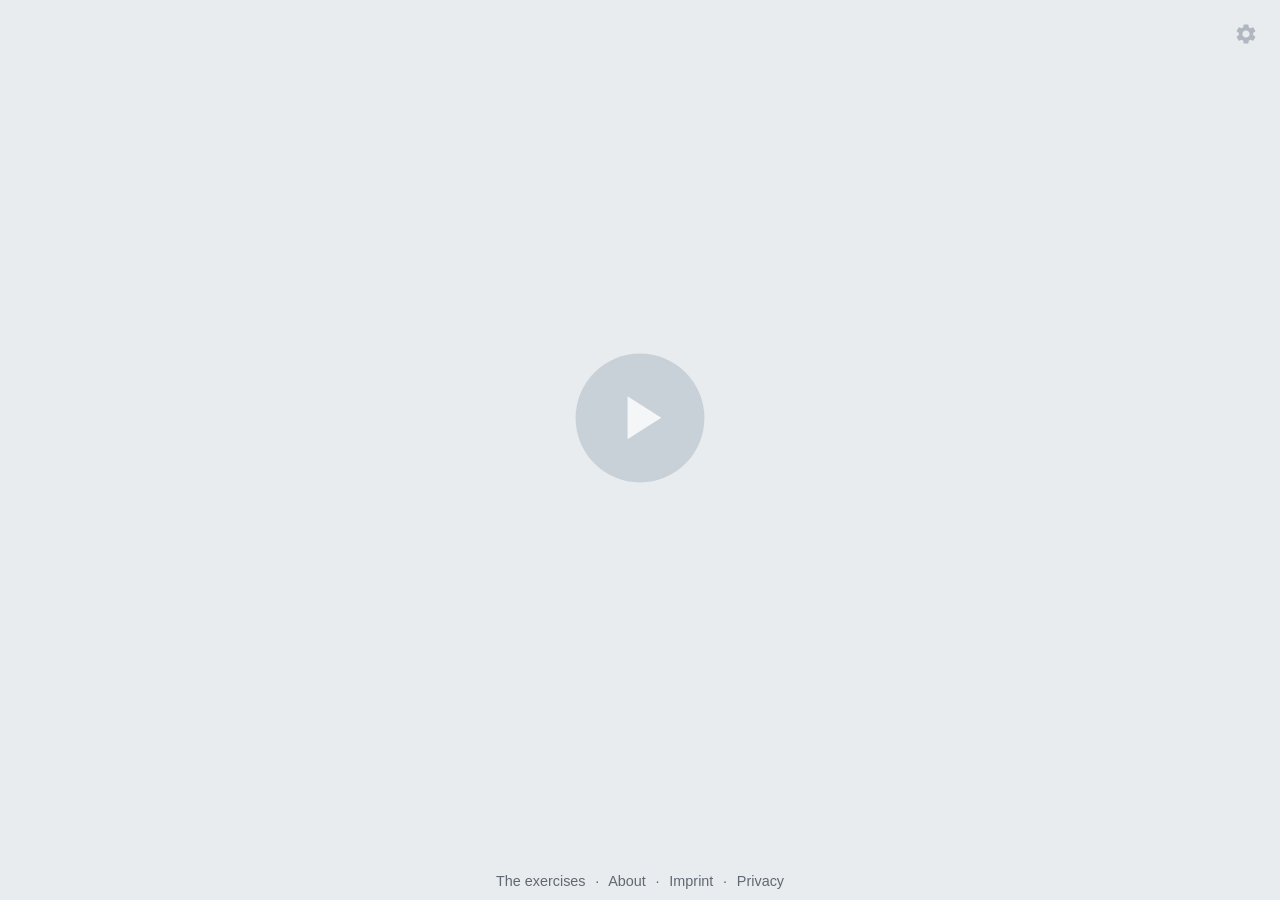
<file: index.html>
<!DOCTYPE html>
<html lang="en">
<head>
  <meta charset="UTF-8">
  <meta name="viewport" content="width=device-width, initial-scale=1, viewport-fit=cover">
  <meta name="theme-color" content="#0e1116" media="(prefers-color-scheme: dark)">
  <meta name="theme-color" content="#e9ecef" media="(prefers-color-scheme: light)">
  <meta name="description" content="A minimalist guide for 4-7-8 breathing and resonance breathing: a single circle sets the pace. No sign-up, optional sound.">
  <title>4-7-8 Breathing</title>
  <link rel="canonical" href="https://478breathing.hydrax.org/">

  <!-- Open Graph / social sharing (the domain is rewritten at deploy time via the SITE_URL variable) -->
  <meta property="og:type" content="website">
  <meta property="og:site_name" content="4-7-8 Breathing">
  <meta property="og:title" content="4-7-8 Breathing: breathe calmly">
  <meta property="og:description" content="Two calm breathing exercises, guided by a single circle: 4-7-8 to wind down (inhale 4, hold 7, exhale 8) and resonance breathing at about 5.5 breaths a minute. No sign-up, optional sound.">
  <meta property="og:url" content="https://478breathing.hydrax.org/">
  <!-- bump ?v= whenever og-image.png changes: messengers cache previews by image URL -->
  <meta property="og:image" content="https://478breathing.hydrax.org/og-image.png?v=2">
  <meta property="og:image:width" content="1200">
  <meta property="og:image:height" content="630">
  <meta property="og:image:alt" content="Two breathing exercises side by side: 4-7-8 (inhale 4, hold 7, exhale 8) and resonance (inhale 5.5, exhale 5.5).">
  <meta property="og:locale" content="en_US">
  <meta property="og:locale:alternate" content="de_DE">
  <meta name="twitter:card" content="summary_large_image">
  <meta name="twitter:title" content="4-7-8 Breathing: breathe calmly">
  <meta name="twitter:description" content="Two calm breathing exercises, guided by a single circle: 4-7-8 to wind down (inhale 4, hold 7, exhale 8) and resonance breathing at about 5.5 breaths a minute. No sign-up, optional sound.">
  <meta name="twitter:image" content="https://478breathing.hydrax.org/og-image.png?v=2">
  <link rel="icon" href="favicon.svg" type="image/svg+xml">
  <link rel="apple-touch-icon" href="apple-touch-icon.png">
  <link rel="manifest" href="site.webmanifest">
  <link rel="stylesheet" href="styles.css">
  <!-- Render blocking on purpose: applies the saved theme before the first paint -->
  <script src="page.js"></script>
</head>
<body data-title-en="4-7-8 Breathing" data-title-de="4-7-8 Atmung"
      data-desc-en="A minimalist guide for 4-7-8 breathing and resonance breathing: a single circle sets the pace. No sign-up, optional sound."
      data-desc-de="Eine minimalistische Anleitung für die 4-7-8-Atmung und die Resonanzatmung: Ein einzelner Kreis gibt das Tempo vor. Ohne Anmeldung, mit optionalem Ton.">
  <main class="stage" id="stage">
    <!-- The circle itself is the start/stop button -->
    <button class="breath" id="breathBtn" type="button" aria-label="Start breathing">
      <svg class="breath-svg" viewBox="0 0 200 200" aria-hidden="true">
        <!-- Resonance only: two faint rings that breathe with the circle -->
        <circle class="res-ring" id="resRing2" cx="100" cy="100" r="80"></circle>
        <circle class="res-ring" id="resRing1" cx="100" cy="100" r="80"></circle>
        <circle class="fill" id="fill" cx="100" cy="100" r="80"></circle>
        <!-- Hold indicator, "dot" style: an orange dot growing from the center until it fills the circle -->
        <circle class="hold-dot" id="holdDot" cx="100" cy="100" r="80"></circle>
        <!-- Hold indicator, "ring" style: a timer ring tracing the rim once -->
        <circle class="ring" id="ring" cx="100" cy="100" r="77.5"></circle>
      </svg>

      <!-- Play icon in the idle state -->
      <svg class="ctrl-icon play-icon" viewBox="0 0 24 24" aria-hidden="true">
        <path d="M8 5v14l11-7z"></path>
      </svg>
      <!-- Stop icon while running (on hover/focus) -->
      <svg class="ctrl-icon stop-icon" viewBox="0 0 24 24" aria-hidden="true">
        <rect x="6" y="6" width="12" height="12" rx="2"></rect>
      </svg>

      <span class="phase-text" id="phaseText" aria-hidden="true"></span>
    </button>

    <div class="counter" id="counter" aria-live="polite"></div>
  </main>

  <!-- Subtle settings gear -->
  <button class="settings-toggle" id="settingsToggle" type="button" aria-label="Settings" aria-expanded="false" aria-controls="settingsPanel">
    <svg viewBox="0 0 24 24" aria-hidden="true">
      <path d="M19.14 12.94c.04-.3.06-.61.06-.94 0-.32-.02-.64-.07-.94l2.03-1.58a.49.49 0 0 0 .12-.61l-1.92-3.32a.49.49 0 0 0-.59-.22l-2.39.96c-.5-.38-1.03-.7-1.62-.94l-.36-2.54a.48.48 0 0 0-.48-.41h-3.84c-.24 0-.43.17-.47.41l-.36 2.54c-.59.24-1.13.57-1.62.94l-2.39-.96a.49.49 0 0 0-.59.22L2.74 8.87a.49.49 0 0 0 .12.61l2.03 1.58c-.05.3-.09.63-.09.94s.02.64.07.94l-2.03 1.58a.49.49 0 0 0-.12.61l1.92 3.32c.12.22.37.29.59.22l2.39-.96c.5.38 1.03.7 1.62.94l.36 2.54c.05.24.24.41.48.41h3.84c.24 0 .44-.17.47-.41l.36-2.54c.59-.24 1.13-.56 1.62-.94l2.39.96c.22.08.47 0 .59-.22l1.92-3.32c.12-.22.07-.47-.12-.61l-2.01-1.58zM12 15.6c-1.98 0-3.6-1.62-3.6-3.6s1.62-3.6 3.6-3.6 3.6 1.62 3.6 3.6-1.62 3.6-3.6 3.6z"></path>
    </svg>
  </button>

  <!-- Settings panel: "Breathing" holds only what the chosen exercise uses,
       "General" what applies to every exercise -->
  <div class="settings-panel" id="settingsPanel" role="dialog" aria-label="Settings" hidden>
    <div class="tabs" role="tablist">
      <button type="button" class="tab" role="tab" id="tabBreath" aria-controls="panelBreath" aria-selected="true" data-i18n="tab_breath">Breathing</button>
      <button type="button" class="tab" role="tab" id="tabGeneral" aria-controls="panelGeneral" aria-selected="false" tabindex="-1" data-i18n="tab_general">General</button>
    </div>

    <div class="tab-panel" id="panelBreath" role="tabpanel" aria-labelledby="tabBreath">
      <fieldset class="row segmented-row">
        <legend data-i18n="exercise">Exercise</legend>
        <div class="segmented">
          <label><input type="radio" name="exercise" value="478"><span data-i18n="ex_478">4-7-8</span></label>
          <label><input type="radio" name="exercise" value="resonance"><span data-i18n="ex_resonance">Resonance</span></label>
        </div>
      </fieldset>

      <!-- 4-7-8 only -->
      <div class="ex-group" data-exercise="478">
        <label class="row switch-row">
          <span data-i18n="exhaleFirst">Exhale first</span>
          <input type="checkbox" id="setExhaleFirst" class="switch">
        </label>

        <label class="row">
          <span data-i18n="holdStyle_label">Hold display</span>
          <select id="setHoldStyle">
            <option value="dot" data-i18n="opt_dot">Dot</option>
            <option value="ring" data-i18n="opt_ring">Ring</option>
            <option value="pulse" data-i18n="opt_pulse">Pulse</option>
          </select>
        </label>

        <label class="row">
          <span data-i18n="autostop">Auto-stop</span>
          <select id="setAutoStop">
            <option value="0">Unlimited</option>
            <option value="2">2 rounds</option>
            <option value="4">4 rounds</option>
            <option value="8">8 rounds</option>
          </select>
        </label>
      </div>

      <!-- Resonance only -->
      <div class="ex-group" data-exercise="resonance" hidden>
        <label class="row">
          <span data-i18n="pace">Pace</span>
          <select id="setPace">
            <option value="5000">5 s</option>
            <option value="5500">5.5 s</option>
            <option value="6000">6 s</option>
          </select>
        </label>

        <label class="row">
          <span data-i18n="duration">Duration</span>
          <select id="setDuration">
            <option value="0">Unlimited</option>
            <option value="3">3 min</option>
            <option value="5">5 min</option>
            <option value="10">10 min</option>
          </select>
        </label>
      </div>
    </div>

    <div class="tab-panel" id="panelGeneral" role="tabpanel" aria-labelledby="tabGeneral" hidden>
      <label class="row">
        <span data-i18n="language">Language</span>
        <select id="setLang">
          <option value="de">Deutsch</option>
          <option value="en">English</option>
        </select>
      </label>

      <label class="row">
        <span data-i18n="design">Theme</span>
        <select id="setTheme">
          <option value="system" data-i18n="opt_system">System</option>
          <option value="light" data-i18n="opt_light">Light</option>
          <option value="dark" data-i18n="opt_dark">Dark</option>
        </select>
      </label>

      <label class="row switch-row">
        <span data-i18n="sound">Sound</span>
        <input type="checkbox" id="setSound" class="switch">
      </label>

      <a class="row row-link" href="sound.html" data-i18n="soundPage">Adjust sounds …</a>

      <label class="row switch-row">
        <span data-i18n="color">Color change</span>
        <input type="checkbox" id="setColor" class="switch">
      </label>

      <label class="row switch-row">
        <span data-i18n="phaseText">Phase label</span>
        <input type="checkbox" id="setPhaseText" class="switch">
      </label>

      <label class="row switch-row">
        <span data-i18n="counter">Counter</span>
        <input type="checkbox" id="setCounter" class="switch">
      </label>
    </div>
  </div>

  <footer class="footer">
    <a href="technique.html" data-i18n="about">The exercises</a>
    <span aria-hidden="true">·</span>
    <a href="about.html" data-i18n="aboutProject">About</a>
    <span aria-hidden="true">·</span>
    <a href="impressum.html" data-i18n="imprint">Imprint</a>
    <span aria-hidden="true">·</span>
    <a href="datenschutz.html" data-i18n="privacy">Privacy</a>
  </footer>

  <script src="audio.js"></script>
  <script src="app.js"></script>
</body>
</html>
</file>
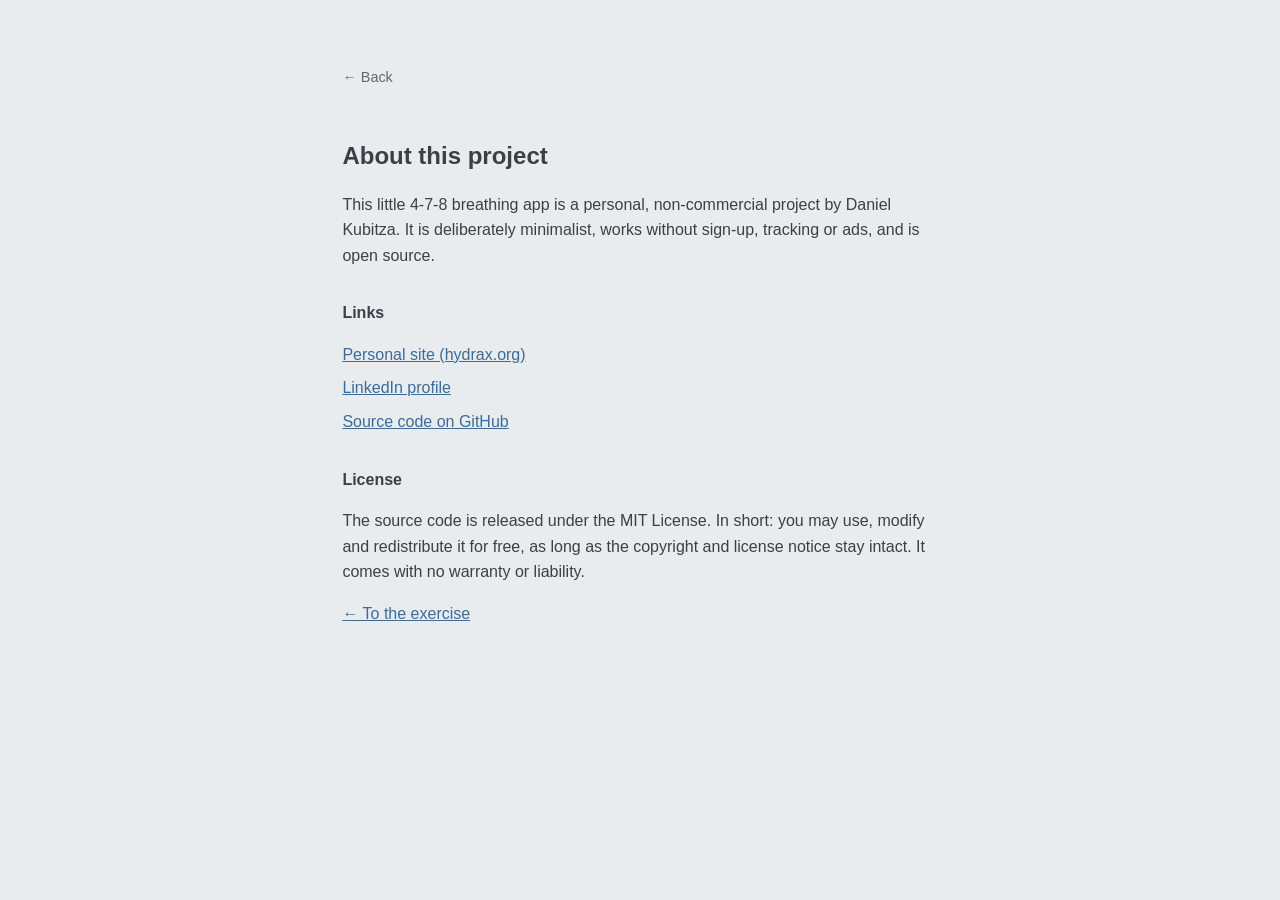
<file: about.html>
<!DOCTYPE html>
<html lang="en">
<head>
  <meta charset="UTF-8">
  <meta name="viewport" content="width=device-width, initial-scale=1, viewport-fit=cover">
  <meta name="theme-color" content="#0e1116" media="(prefers-color-scheme: dark)">
  <meta name="theme-color" content="#e9ecef" media="(prefers-color-scheme: light)">
  <meta name="description" content="About this project and its author Daniel Kubitza.">
  <title>About · 4-7-8 Breathing</title>
  <link rel="canonical" href="https://478breathing.hydrax.org/about.html">
  <link rel="icon" href="favicon.svg" type="image/svg+xml">
  <link rel="apple-touch-icon" href="apple-touch-icon.png">
  <link rel="manifest" href="site.webmanifest">
  <link rel="stylesheet" href="styles.css">
  <!-- Render blocking on purpose: theme and language before the first paint -->
  <script src="page.js"></script>
</head>
<body class="legal"
      data-title-en="About · 4-7-8 Breathing" data-title-de="Über · 4-7-8 Atmung"
      data-desc-en="About this project and its author Daniel Kubitza."
      data-desc-de="Über dieses Projekt und seinen Urheber Daniel Kubitza.">
  <div class="content">
    <a class="back" href="index.html" id="backLink">← Back</a>

    <!-- German (shown by page.js when the language is set to German) -->
    <div class="lang-block" data-lang="de" hidden>
      <h1>Über dieses Projekt</h1>
      <p>
        Diese kleine 4-7-8-Atem-App ist ein persönliches, nicht-kommerzielles Projekt von
        Daniel Kubitza. Sie ist bewusst minimalistisch gehalten, kommt ohne Anmeldung,
        Tracking oder Werbung aus und ist quelloffen.
      </p>

      <h2>Links</h2>
      <ul class="links">
        <li><a href="https://www.hydrax.org/" target="_blank" rel="me noopener noreferrer">Persönliche Seite (hydrax.org)</a></li>
        <li><a href="https://www.linkedin.com/in/danielkubitza/" target="_blank" rel="me noopener noreferrer">LinkedIn-Profil</a></li>
        <li><a href="https://github.com/HydraxSkarrag/478breathing" target="_blank" rel="noopener noreferrer">Quellcode auf GitHub</a></li>
      </ul>

      <h2>Lizenz</h2>
      <p>
        Der Quellcode steht unter der MIT-Lizenz. Kurz gesagt: Du darfst ihn kostenlos
        nutzen, verändern und weitergeben, solange der Copyright- und Lizenzhinweis
        erhalten bleibt. Eine Gewähr oder Haftung ist ausgeschlossen.
      </p>

      <p><a href="index.html">← Zur Übung</a></p>
    </div>

    <!-- English (the static default) -->
    <div class="lang-block" data-lang="en">
      <h1>About this project</h1>
      <p>
        This little 4-7-8 breathing app is a personal, non-commercial project by
        Daniel Kubitza. It is deliberately minimalist, works without sign-up, tracking
        or ads, and is open source.
      </p>

      <h2>Links</h2>
      <ul class="links">
        <li><a href="https://www.hydrax.org/" target="_blank" rel="me noopener noreferrer">Personal site (hydrax.org)</a></li>
        <li><a href="https://www.linkedin.com/in/danielkubitza/" target="_blank" rel="me noopener noreferrer">LinkedIn profile</a></li>
        <li><a href="https://github.com/HydraxSkarrag/478breathing" target="_blank" rel="noopener noreferrer">Source code on GitHub</a></li>
      </ul>

      <h2>License</h2>
      <p>
        The source code is released under the MIT License. In short: you may use, modify
        and redistribute it for free, as long as the copyright and license notice stay
        intact. It comes with no warranty or liability.
      </p>

      <p><a href="index.html">← To the exercise</a></p>
    </div>
  </div>
</body>
</html>
</file>
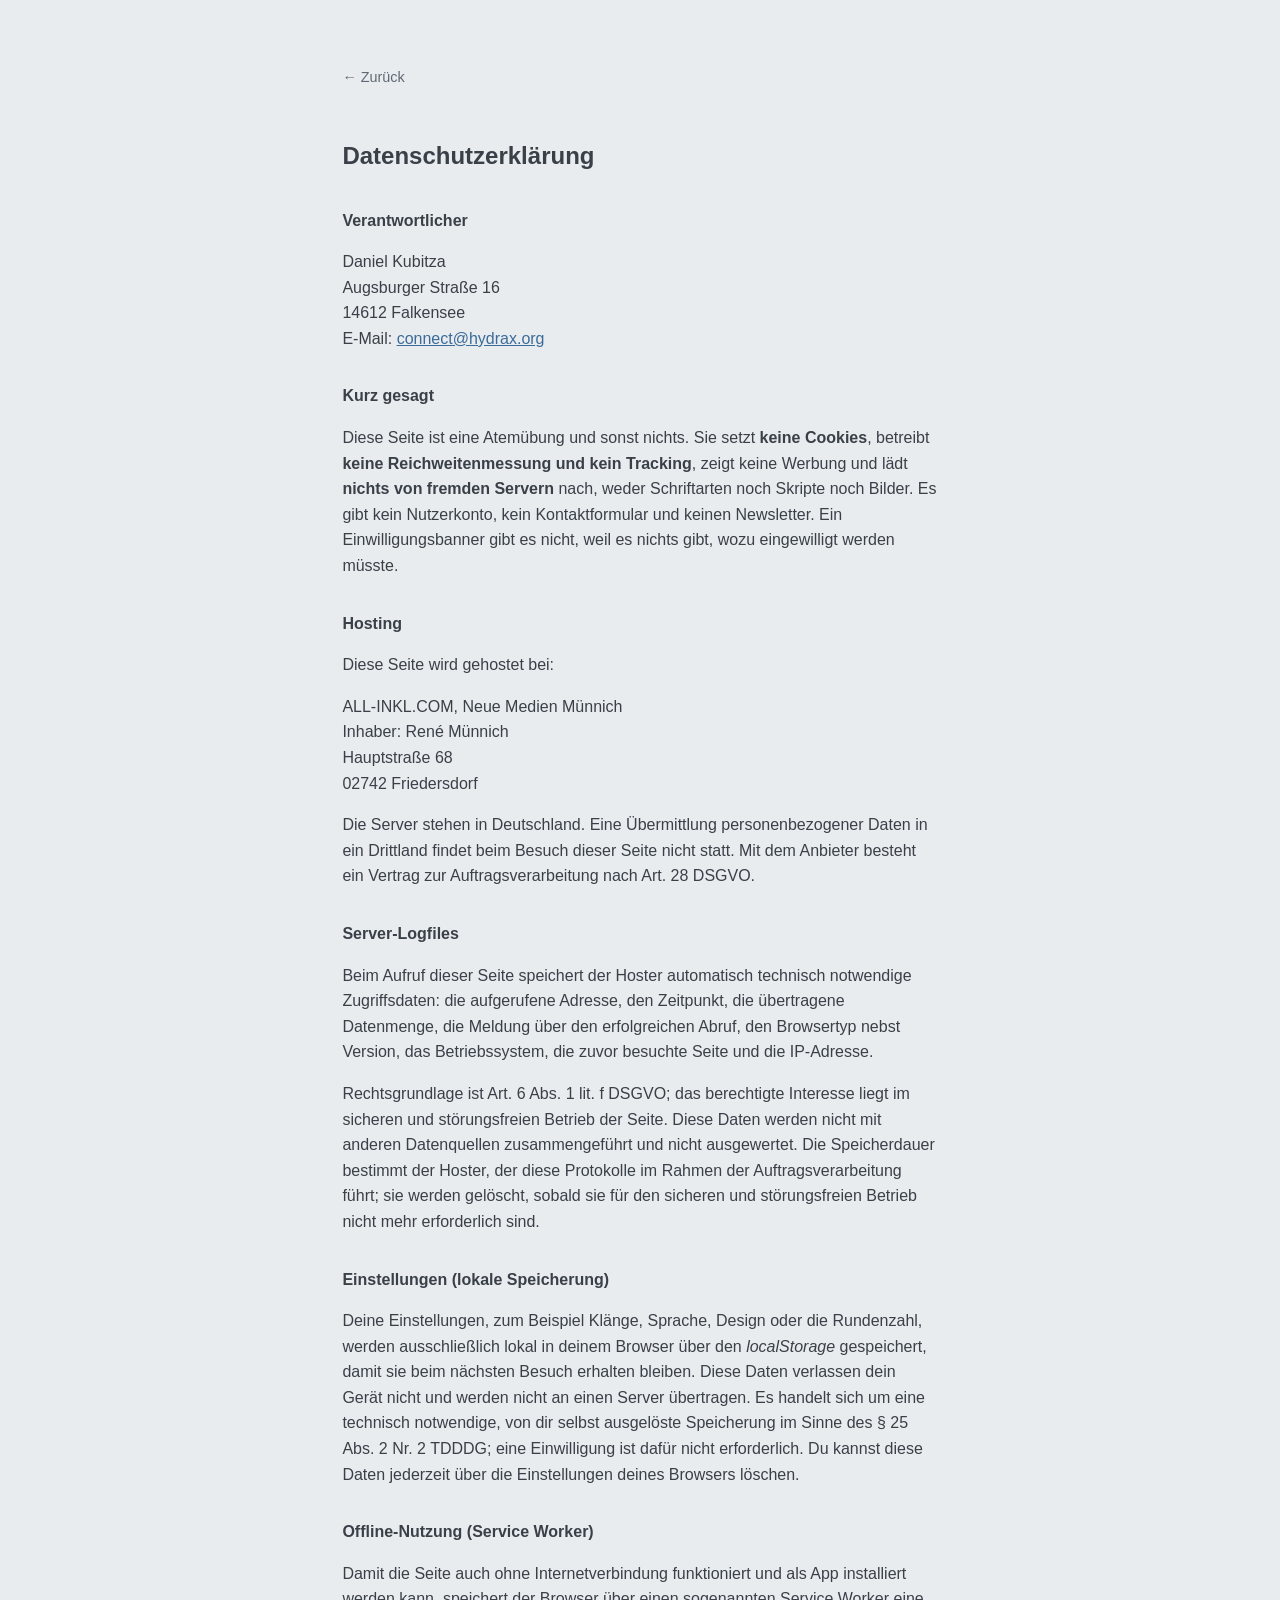
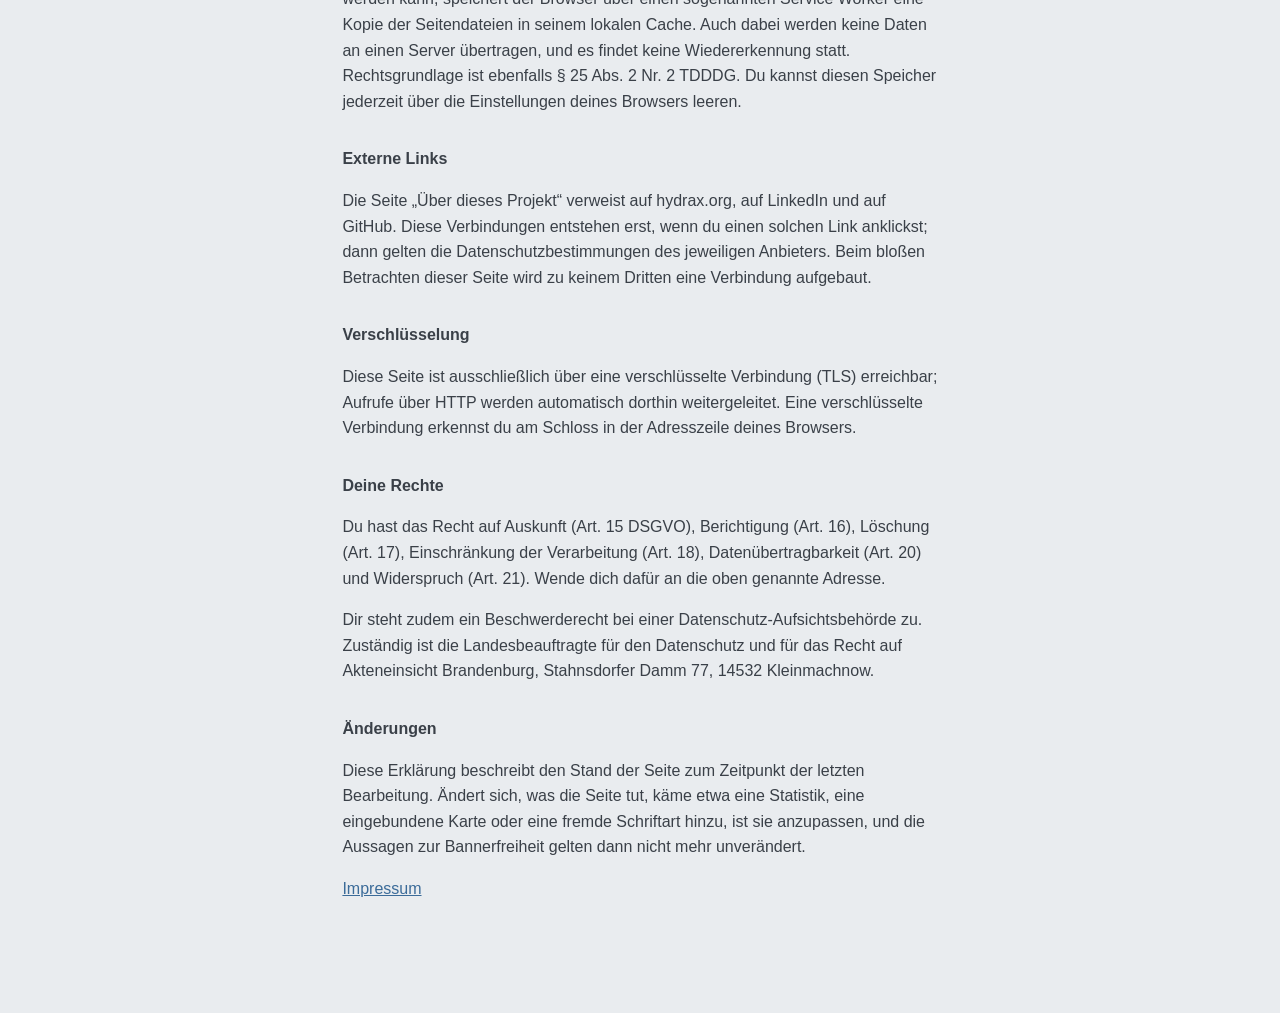
<file: datenschutz.html>
<!DOCTYPE html>
<html lang="de" data-lang-fixed>
<head>
  <meta charset="UTF-8">
  <meta name="viewport" content="width=device-width, initial-scale=1, viewport-fit=cover">
  <meta name="robots" content="noindex">
  <title>Datenschutz · 4-7-8 Atmung</title>
  <link rel="icon" href="favicon.svg" type="image/svg+xml">
  <link rel="stylesheet" href="styles.css">
  <!-- Render blocking on purpose: applies the saved theme before the first paint -->
  <script src="page.js"></script>
</head>
<body class="legal">
  <div class="content">
    <a class="back" href="index.html">← Zurück</a>
    <h1>Datenschutzerklärung</h1>

    <h2>Verantwortlicher</h2>
    <p>
      Daniel Kubitza<br>
      Augsburger Straße 16<br>
      14612 Falkensee<br>
      E-Mail: <a href="mailto:connect@hydrax.org">connect@hydrax.org</a>
    </p>

    <h2>Kurz gesagt</h2>
    <p>
      Diese Seite ist eine Atemübung und sonst nichts. Sie setzt <strong>keine Cookies</strong>,
      betreibt <strong>keine Reichweitenmessung und kein Tracking</strong>, zeigt keine Werbung
      und lädt <strong>nichts von fremden Servern</strong> nach, weder Schriftarten noch Skripte
      noch Bilder. Es gibt kein Nutzerkonto, kein Kontaktformular und keinen Newsletter. Ein
      Einwilligungsbanner gibt es nicht, weil es nichts gibt, wozu eingewilligt werden müsste.
    </p>

    <h2>Hosting</h2>
    <p>
      Diese Seite wird gehostet bei:
    </p>
    <p>
      ALL-INKL.COM, Neue Medien Münnich<br>
      Inhaber: René Münnich<br>
      Hauptstraße 68<br>
      02742 Friedersdorf
    </p>
    <p>
      Die Server stehen in Deutschland. Eine Übermittlung personenbezogener Daten in ein
      Drittland findet beim Besuch dieser Seite nicht statt. Mit dem Anbieter besteht ein
      Vertrag zur Auftragsverarbeitung nach Art. 28 DSGVO.
    </p>

    <h2>Server-Logfiles</h2>
    <p>
      Beim Aufruf dieser Seite speichert der Hoster automatisch technisch notwendige
      Zugriffsdaten: die aufgerufene Adresse, den Zeitpunkt, die übertragene Datenmenge, die
      Meldung über den erfolgreichen Abruf, den Browsertyp nebst Version, das Betriebssystem,
      die zuvor besuchte Seite und die IP-Adresse.
    </p>
    <p>
      Rechtsgrundlage ist Art. 6 Abs. 1 lit. f DSGVO; das berechtigte Interesse liegt im
      sicheren und störungsfreien Betrieb der Seite. Diese Daten werden nicht mit anderen
      Datenquellen zusammengeführt und nicht ausgewertet. Die Speicherdauer bestimmt der
      Hoster, der diese Protokolle im Rahmen der Auftragsverarbeitung führt; sie werden
      gelöscht, sobald sie für den sicheren und störungsfreien Betrieb nicht mehr erforderlich
      sind.
    </p>

    <h2>Einstellungen (lokale Speicherung)</h2>
    <p>
      Deine Einstellungen, zum Beispiel Klänge, Sprache, Design oder die Rundenzahl, werden
      ausschließlich lokal in deinem Browser über den <em>localStorage</em> gespeichert, damit
      sie beim nächsten Besuch erhalten bleiben. Diese Daten verlassen dein Gerät nicht und
      werden nicht an einen Server übertragen. Es handelt sich um eine technisch notwendige,
      von dir selbst ausgelöste Speicherung im Sinne des § 25 Abs. 2 Nr. 2 TDDDG; eine
      Einwilligung ist dafür nicht erforderlich. Du kannst diese Daten jederzeit über die
      Einstellungen deines Browsers löschen.
    </p>

    <h2>Offline-Nutzung (Service Worker)</h2>
    <p>
      Damit die Seite auch ohne Internetverbindung funktioniert und als App installiert werden
      kann, speichert der Browser über einen sogenannten Service Worker eine Kopie der
      Seitendateien in seinem lokalen Cache. Auch dabei werden keine Daten an einen Server
      übertragen, und es findet keine Wiedererkennung statt. Rechtsgrundlage ist ebenfalls
      § 25 Abs. 2 Nr. 2 TDDDG. Du kannst diesen Speicher jederzeit über die Einstellungen
      deines Browsers leeren.
    </p>

    <h2>Externe Links</h2>
    <p>
      Die Seite „Über dieses Projekt“ verweist auf hydrax.org, auf LinkedIn und auf GitHub.
      Diese Verbindungen entstehen erst, wenn du einen solchen Link anklickst; dann gelten die
      Datenschutzbestimmungen des jeweiligen Anbieters. Beim bloßen Betrachten dieser Seite
      wird zu keinem Dritten eine Verbindung aufgebaut.
    </p>

    <h2>Verschlüsselung</h2>
    <p>
      Diese Seite ist ausschließlich über eine verschlüsselte Verbindung (TLS) erreichbar;
      Aufrufe über HTTP werden automatisch dorthin weitergeleitet. Eine verschlüsselte
      Verbindung erkennst du am Schloss in der Adresszeile deines Browsers.
    </p>

    <h2>Deine Rechte</h2>
    <p>
      Du hast das Recht auf Auskunft (Art. 15 DSGVO), Berichtigung (Art. 16), Löschung
      (Art. 17), Einschränkung der Verarbeitung (Art. 18), Datenübertragbarkeit (Art. 20) und
      Widerspruch (Art. 21). Wende dich dafür an die oben genannte Adresse.
    </p>
    <p>
      Dir steht zudem ein Beschwerderecht bei einer Datenschutz-Aufsichtsbehörde zu. Zuständig
      ist die Landesbeauftragte für den Datenschutz und für das Recht auf Akteneinsicht
      Brandenburg, Stahnsdorfer Damm 77, 14532 Kleinmachnow.
    </p>

    <h2>Änderungen</h2>
    <p>
      Diese Erklärung beschreibt den Stand der Seite zum Zeitpunkt der letzten Bearbeitung.
      Ändert sich, was die Seite tut, käme etwa eine Statistik, eine eingebundene Karte oder
      eine fremde Schriftart hinzu, ist sie anzupassen, und die Aussagen zur Bannerfreiheit
      gelten dann nicht mehr unverändert.
    </p>

    <p><a href="impressum.html">Impressum</a></p>
  </div>
</body>
</html>
</file>
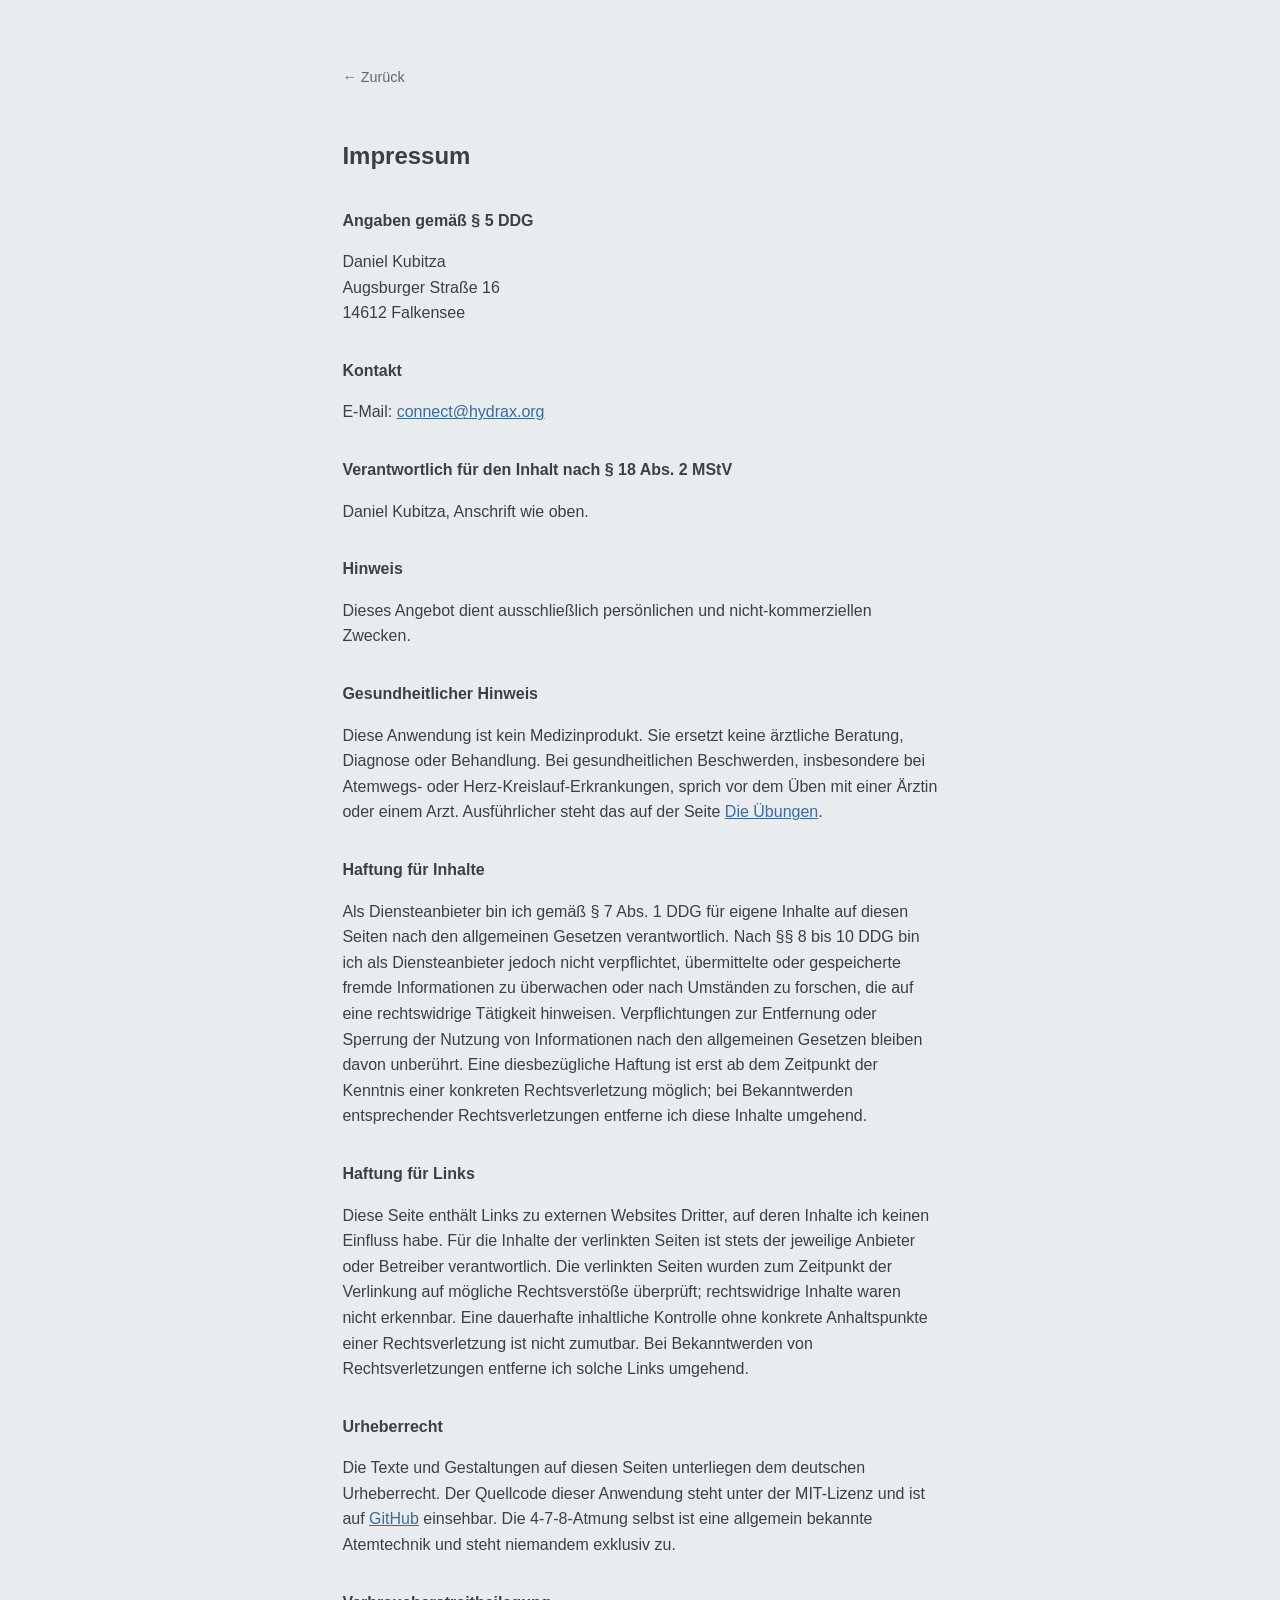
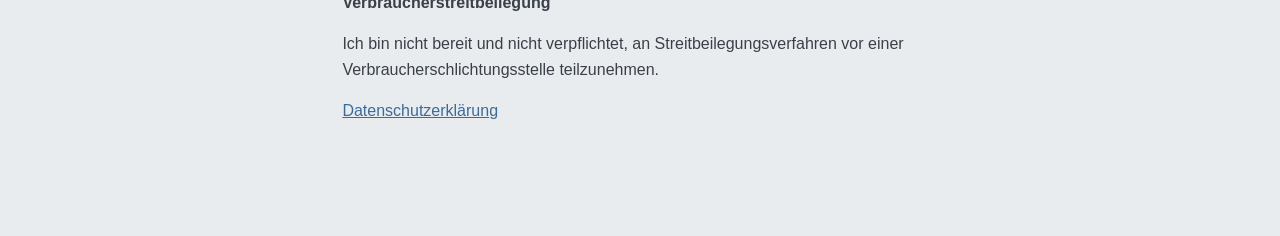
<file: impressum.html>
<!DOCTYPE html>
<html lang="de" data-lang-fixed>
<head>
  <meta charset="UTF-8">
  <meta name="viewport" content="width=device-width, initial-scale=1, viewport-fit=cover">
  <meta name="robots" content="noindex">
  <title>Impressum · 4-7-8 Atmung</title>
  <link rel="icon" href="favicon.svg" type="image/svg+xml">
  <link rel="stylesheet" href="styles.css">
  <!-- Render blocking on purpose: applies the saved theme before the first paint -->
  <script src="page.js"></script>
</head>
<body class="legal">
  <div class="content">
    <a class="back" href="index.html">← Zurück</a>
    <h1>Impressum</h1>

    <h2>Angaben gemäß § 5 DDG</h2>
    <p>
      Daniel Kubitza<br>
      Augsburger Straße 16<br>
      14612 Falkensee
    </p>

    <h2>Kontakt</h2>
    <p>
      E-Mail: <a href="mailto:connect@hydrax.org">connect@hydrax.org</a>
    </p>

    <h2>Verantwortlich für den Inhalt nach § 18 Abs. 2 MStV</h2>
    <p>
      Daniel Kubitza, Anschrift wie oben.
    </p>

    <h2>Hinweis</h2>
    <p>
      Dieses Angebot dient ausschließlich persönlichen und nicht-kommerziellen Zwecken.
    </p>

    <h2>Gesundheitlicher Hinweis</h2>
    <p>
      Diese Anwendung ist kein Medizinprodukt. Sie ersetzt keine ärztliche Beratung, Diagnose
      oder Behandlung. Bei gesundheitlichen Beschwerden, insbesondere bei Atemwegs- oder
      Herz-Kreislauf-Erkrankungen, sprich vor dem Üben mit einer Ärztin oder einem Arzt.
      Ausführlicher steht das auf der Seite
      <a href="technique.html">Die Übungen</a>.
    </p>

    <h2>Haftung für Inhalte</h2>
    <p>
      Als Diensteanbieter bin ich gemäß § 7 Abs. 1 DDG für eigene Inhalte auf diesen Seiten
      nach den allgemeinen Gesetzen verantwortlich. Nach §§ 8 bis 10 DDG bin ich als
      Diensteanbieter jedoch nicht verpflichtet, übermittelte oder gespeicherte fremde
      Informationen zu überwachen oder nach Umständen zu forschen, die auf eine rechtswidrige
      Tätigkeit hinweisen. Verpflichtungen zur Entfernung oder Sperrung der Nutzung von
      Informationen nach den allgemeinen Gesetzen bleiben davon unberührt. Eine
      diesbezügliche Haftung ist erst ab dem Zeitpunkt der Kenntnis einer konkreten
      Rechtsverletzung möglich; bei Bekanntwerden entsprechender Rechtsverletzungen entferne
      ich diese Inhalte umgehend.
    </p>

    <h2>Haftung für Links</h2>
    <p>
      Diese Seite enthält Links zu externen Websites Dritter, auf deren Inhalte ich keinen
      Einfluss habe. Für die Inhalte der verlinkten Seiten ist stets der jeweilige Anbieter
      oder Betreiber verantwortlich. Die verlinkten Seiten wurden zum Zeitpunkt der Verlinkung
      auf mögliche Rechtsverstöße überprüft; rechtswidrige Inhalte waren nicht erkennbar. Eine
      dauerhafte inhaltliche Kontrolle ohne konkrete Anhaltspunkte einer Rechtsverletzung ist
      nicht zumutbar. Bei Bekanntwerden von Rechtsverletzungen entferne ich solche Links
      umgehend.
    </p>

    <h2>Urheberrecht</h2>
    <p>
      Die Texte und Gestaltungen auf diesen Seiten unterliegen dem deutschen Urheberrecht.
      Der Quellcode dieser Anwendung steht unter der MIT-Lizenz und ist auf
      <a href="https://github.com/HydraxSkarrag/478breathing" target="_blank" rel="noopener noreferrer">GitHub</a>
      einsehbar. Die 4-7-8-Atmung selbst ist eine allgemein bekannte Atemtechnik und steht
      niemandem exklusiv zu.
    </p>

    <h2>Verbraucherstreitbeilegung</h2>
    <p>
      Ich bin nicht bereit und nicht verpflichtet, an Streitbeilegungsverfahren vor einer
      Verbraucherschlichtungsstelle teilzunehmen.
    </p>

    <p><a href="datenschutz.html">Datenschutzerklärung</a></p>
  </div>
</body>
</html>
</file>
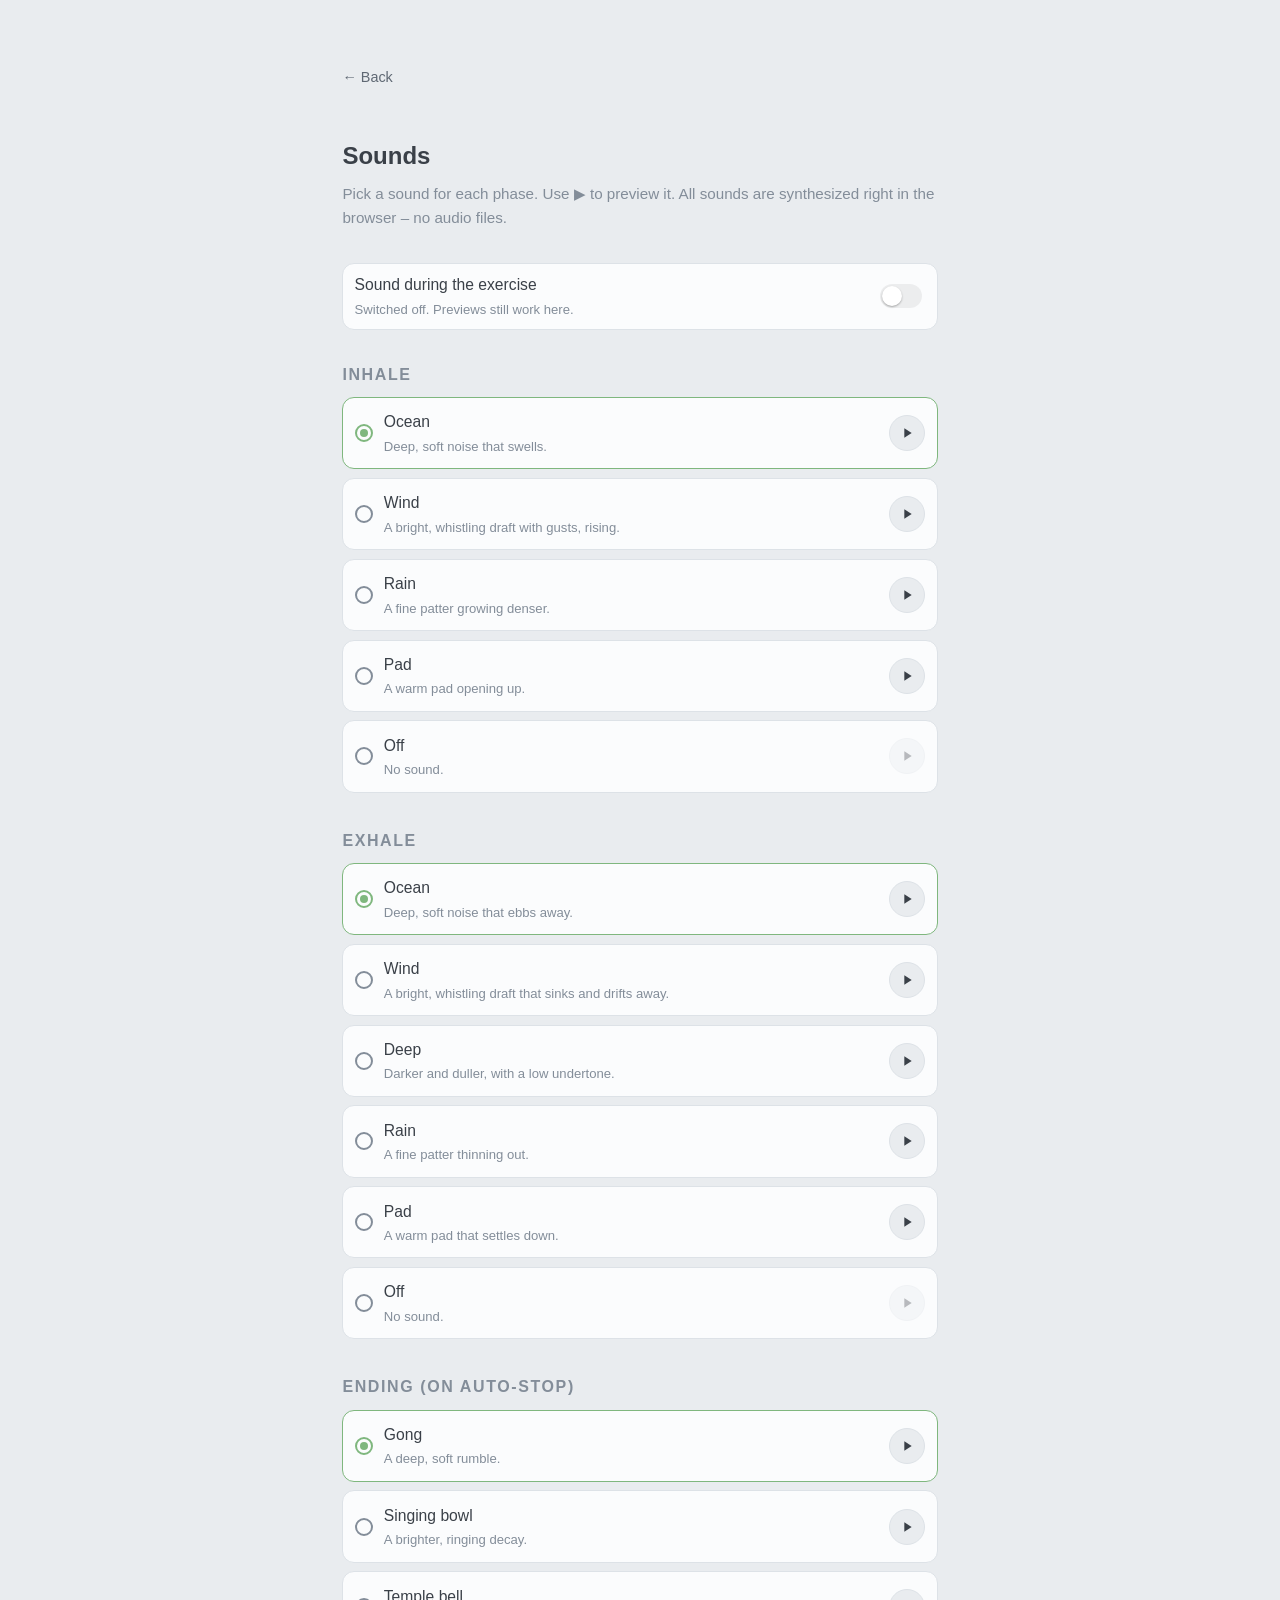
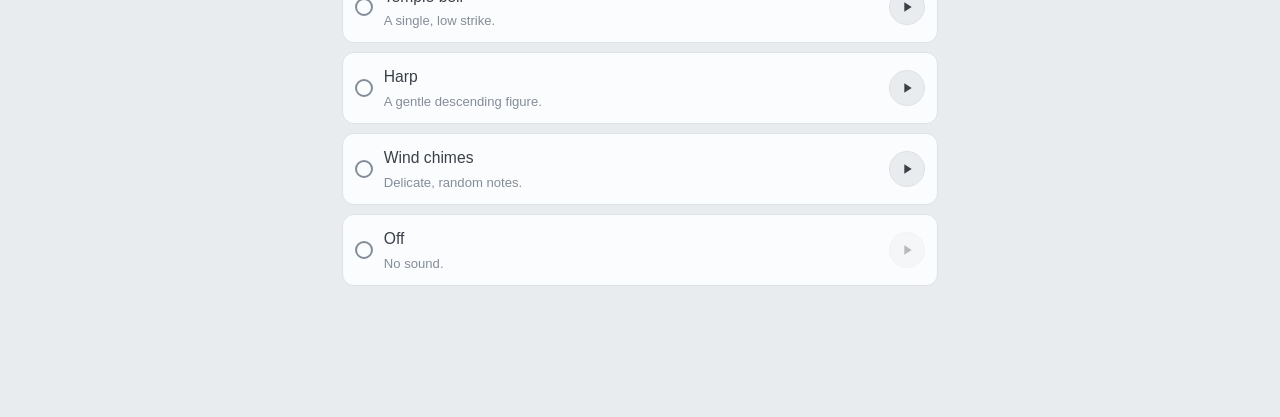
<file: sound.html>
<!DOCTYPE html>
<html lang="en">
<head>
  <meta charset="UTF-8">
  <meta name="viewport" content="width=device-width, initial-scale=1, viewport-fit=cover">
  <meta name="theme-color" content="#0e1116" media="(prefers-color-scheme: dark)">
  <meta name="theme-color" content="#e9ecef" media="(prefers-color-scheme: light)">
  <meta name="description" content="Adjust and preview the sounds of the 4-7-8 breathing exercise.">
  <title>Sounds · 4-7-8 Breathing</title>
  <link rel="canonical" href="https://478breathing.hydrax.org/sound.html">
  <link rel="icon" href="favicon.svg" type="image/svg+xml">
  <link rel="apple-touch-icon" href="apple-touch-icon.png">
  <link rel="manifest" href="site.webmanifest">
  <link rel="stylesheet" href="styles.css">
  <!-- Render blocking on purpose: theme and language before the first paint -->
  <script src="page.js"></script>
</head>
<body class="legal sound-page"
      data-title-en="Sounds · 4-7-8 Breathing" data-title-de="Klänge · 4-7-8 Atmung"
      data-desc-en="Adjust and preview the sounds of the 4-7-8 breathing exercise."
      data-desc-de="Klänge der 4-7-8-Atmung anpassen und testen.">
  <div class="content">
    <a class="back" href="index.html" id="backLink">← Back</a>
    <h1 id="pageTitle">Sounds</h1>
    <p class="snd-intro" id="pageIntro">Pick a sound for each phase. Use ▶ to preview it. All sounds are synthesized right in the browser – no audio files.</p>

    <label class="snd-option snd-master">
      <span class="snd-text">
        <span class="snd-name" id="masterName">Sound during the exercise</span>
        <span class="snd-desc" id="masterDesc">Switched off. Previews still work here.</span>
      </span>
      <input type="checkbox" id="setSoundMaster" class="switch">
    </label>

    <div id="sections"></div>
  </div>

  <script src="audio.js"></script>
  <script src="sound.js"></script>
</body>
</html>
</file>
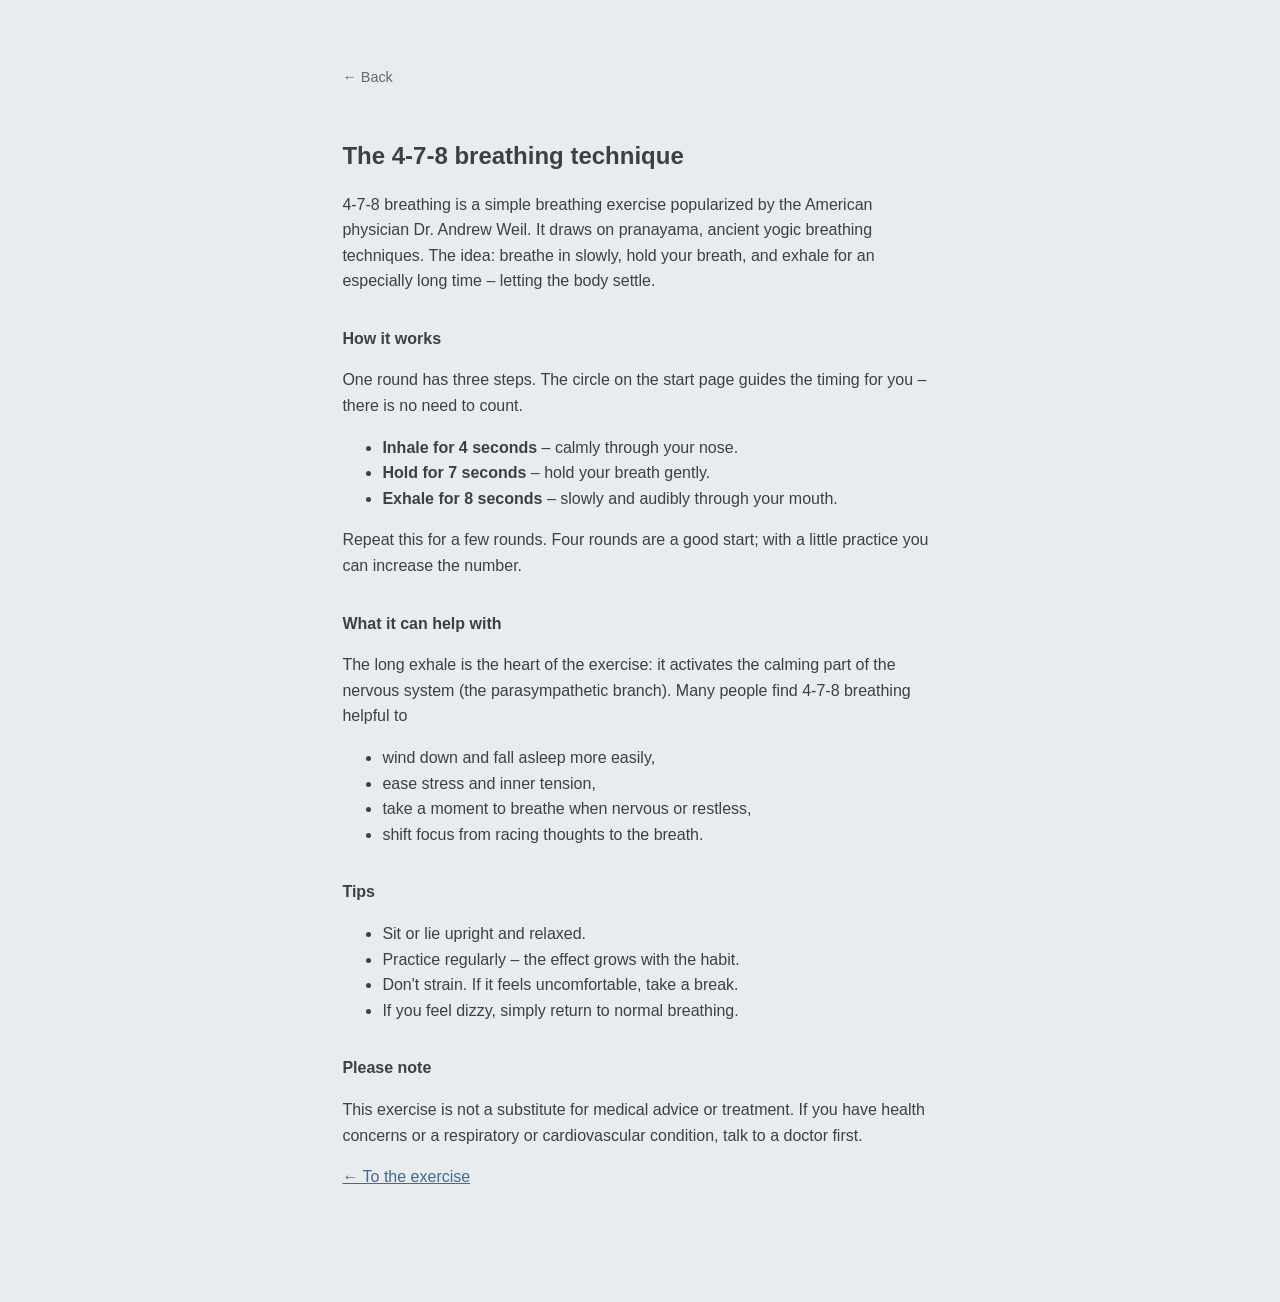
<file: technik.html>
<!DOCTYPE html>
<html lang="en">
<head>
  <meta charset="UTF-8">
  <meta name="viewport" content="width=device-width, initial-scale=1, viewport-fit=cover">
  <meta name="theme-color" content="#0e1116" media="(prefers-color-scheme: dark)">
  <meta name="theme-color" content="#e9ecef" media="(prefers-color-scheme: light)">
  <meta name="description" content="Was die 4-7-8-Atmung ist, wie sie funktioniert und wobei sie helfen kann.">
  <title>Die 4-7-8-Atmung · Erklärung</title>
  <link rel="icon" href="favicon.svg" type="image/svg+xml">
  <link rel="stylesheet" href="styles.css">
  <!-- Apply the saved theme before paint to avoid a flash -->
  <script>
    (function () {
      try {
        var s = JSON.parse(localStorage.getItem("breathe478.settings") || "{}");
        if (s.theme === "light" || s.theme === "dark") {
          document.documentElement.setAttribute("data-theme", s.theme);
        }
        if (s.lang === "de") document.documentElement.lang = "de";
      } catch (e) {}
    })();
  </script>
</head>
<body class="legal">
  <div class="content">
    <a class="back" href="index.html" id="backLink">← Zurück</a>

    <!-- German -->
    <div class="lang-block" data-lang="de">
      <h1>Die 4-7-8-Atmung</h1>
      <p>
        Die 4-7-8-Atmung ist eine einfache Atemübung, die vom US-amerikanischen Arzt
        Dr. Andrew Weil bekannt gemacht wurde. Sie geht auf Pranayama zurück, alte
        Atemtechniken aus dem Yoga. Das Prinzip: langsam einatmen, den Atem halten und
        besonders lange ausatmen. So kommt der Körper zur Ruhe.
      </p>

      <h2>So funktioniert es</h2>
      <p>
        Eine Runde besteht aus drei Schritten. Der Kreis auf der Startseite führt dich
        durch das Timing, sodass du nicht mitzählen musst.
      </p>
      <ul>
        <li><strong>4 Sekunden einatmen:</strong> ruhig durch die Nase.</li>
        <li><strong>7 Sekunden halten:</strong> den Atem locker anhalten.</li>
        <li><strong>8 Sekunden ausatmen:</strong> langsam und hörbar durch den Mund.</li>
      </ul>
      <p>
        Wiederhole das für einige Runden. Vier Runden sind ein guter Start; mit etwas
        Übung kannst du die Anzahl erhöhen.
      </p>

      <h2>Wobei es helfen kann</h2>
      <p>
        Das lange Ausatmen ist der Kern der Übung: Es aktiviert den beruhigenden Teil
        des Nervensystems (den Parasympathikus). Viele Menschen erleben die 4-7-8-Atmung
        als hilfreich, um
      </p>
      <ul>
        <li>leichter zur Ruhe zu kommen und einzuschlafen,</li>
        <li>Stress und innere Anspannung zu lösen,</li>
        <li>bei Nervosität oder Unruhe einen Moment durchzuatmen,</li>
        <li>den Fokus vom Gedankenkarussell auf den Atem zu lenken.</li>
      </ul>

      <h2>Tipps</h2>
      <ul>
        <li>Sitze oder liege aufrecht und entspannt.</li>
        <li>Übe regelmäßig, denn der Effekt wächst mit der Gewohnheit.</li>
        <li>Streng dich nicht an. Fühlt es sich unangenehm an, mach eine Pause.</li>
        <li>Wenn dir schwindelig wird, atme wieder normal weiter.</li>
      </ul>

      <h2>Hinweis</h2>
      <p>
        Diese Übung ersetzt keine ärztliche Beratung oder Behandlung. Bei
        gesundheitlichen Beschwerden, Atemwegs- oder Herz-Kreislauf-Erkrankungen sprich
        vorher mit einer Ärztin oder einem Arzt.
      </p>

      <p><a href="index.html">← Zur Übung</a></p>
    </div>

    <!-- English -->
    <div class="lang-block" data-lang="en" hidden>
      <h1>The 4-7-8 breathing technique</h1>
      <p>
        4-7-8 breathing is a simple breathing exercise popularized by the American
        physician Dr. Andrew Weil. It draws on pranayama, ancient yogic breathing
        techniques. The idea: breathe in slowly, hold your breath, and exhale for an
        especially long time – letting the body settle.
      </p>

      <h2>How it works</h2>
      <p>
        One round has three steps. The circle on the start page guides the timing for
        you – there is no need to count.
      </p>
      <ul>
        <li><strong>Inhale for 4 seconds</strong> – calmly through your nose.</li>
        <li><strong>Hold for 7 seconds</strong> – hold your breath gently.</li>
        <li><strong>Exhale for 8 seconds</strong> – slowly and audibly through your mouth.</li>
      </ul>
      <p>
        Repeat this for a few rounds. Four rounds are a good start; with a little
        practice you can increase the number.
      </p>

      <h2>What it can help with</h2>
      <p>
        The long exhale is the heart of the exercise: it activates the calming part of
        the nervous system (the parasympathetic branch). Many people find 4-7-8
        breathing helpful to
      </p>
      <ul>
        <li>wind down and fall asleep more easily,</li>
        <li>ease stress and inner tension,</li>
        <li>take a moment to breathe when nervous or restless,</li>
        <li>shift focus from racing thoughts to the breath.</li>
      </ul>

      <h2>Tips</h2>
      <ul>
        <li>Sit or lie upright and relaxed.</li>
        <li>Practice regularly – the effect grows with the habit.</li>
        <li>Don't strain. If it feels uncomfortable, take a break.</li>
        <li>If you feel dizzy, simply return to normal breathing.</li>
      </ul>

      <h2>Please note</h2>
      <p>
        This exercise is not a substitute for medical advice or treatment. If you have
        health concerns or a respiratory or cardiovascular condition, talk to a doctor
        first.
      </p>

      <p><a href="index.html">← To the exercise</a></p>
    </div>
  </div>

  <script>
    (function () {
      var en = true;
      try { en = JSON.parse(localStorage.getItem("breathe478.settings") || "{}").lang !== "de"; } catch (e) {}
      document.documentElement.lang = en ? "en" : "de";
      document.querySelector('.lang-block[data-lang="de"]').hidden = en;
      document.querySelector('.lang-block[data-lang="en"]').hidden = !en;
      document.getElementById("backLink").textContent = en ? "← Back" : "← Zurück";
      document.title = en ? "The 4-7-8 breathing technique" : "Die 4-7-8-Atmung · Erklärung";
    })();
  </script>
</body>
</html>
</file>
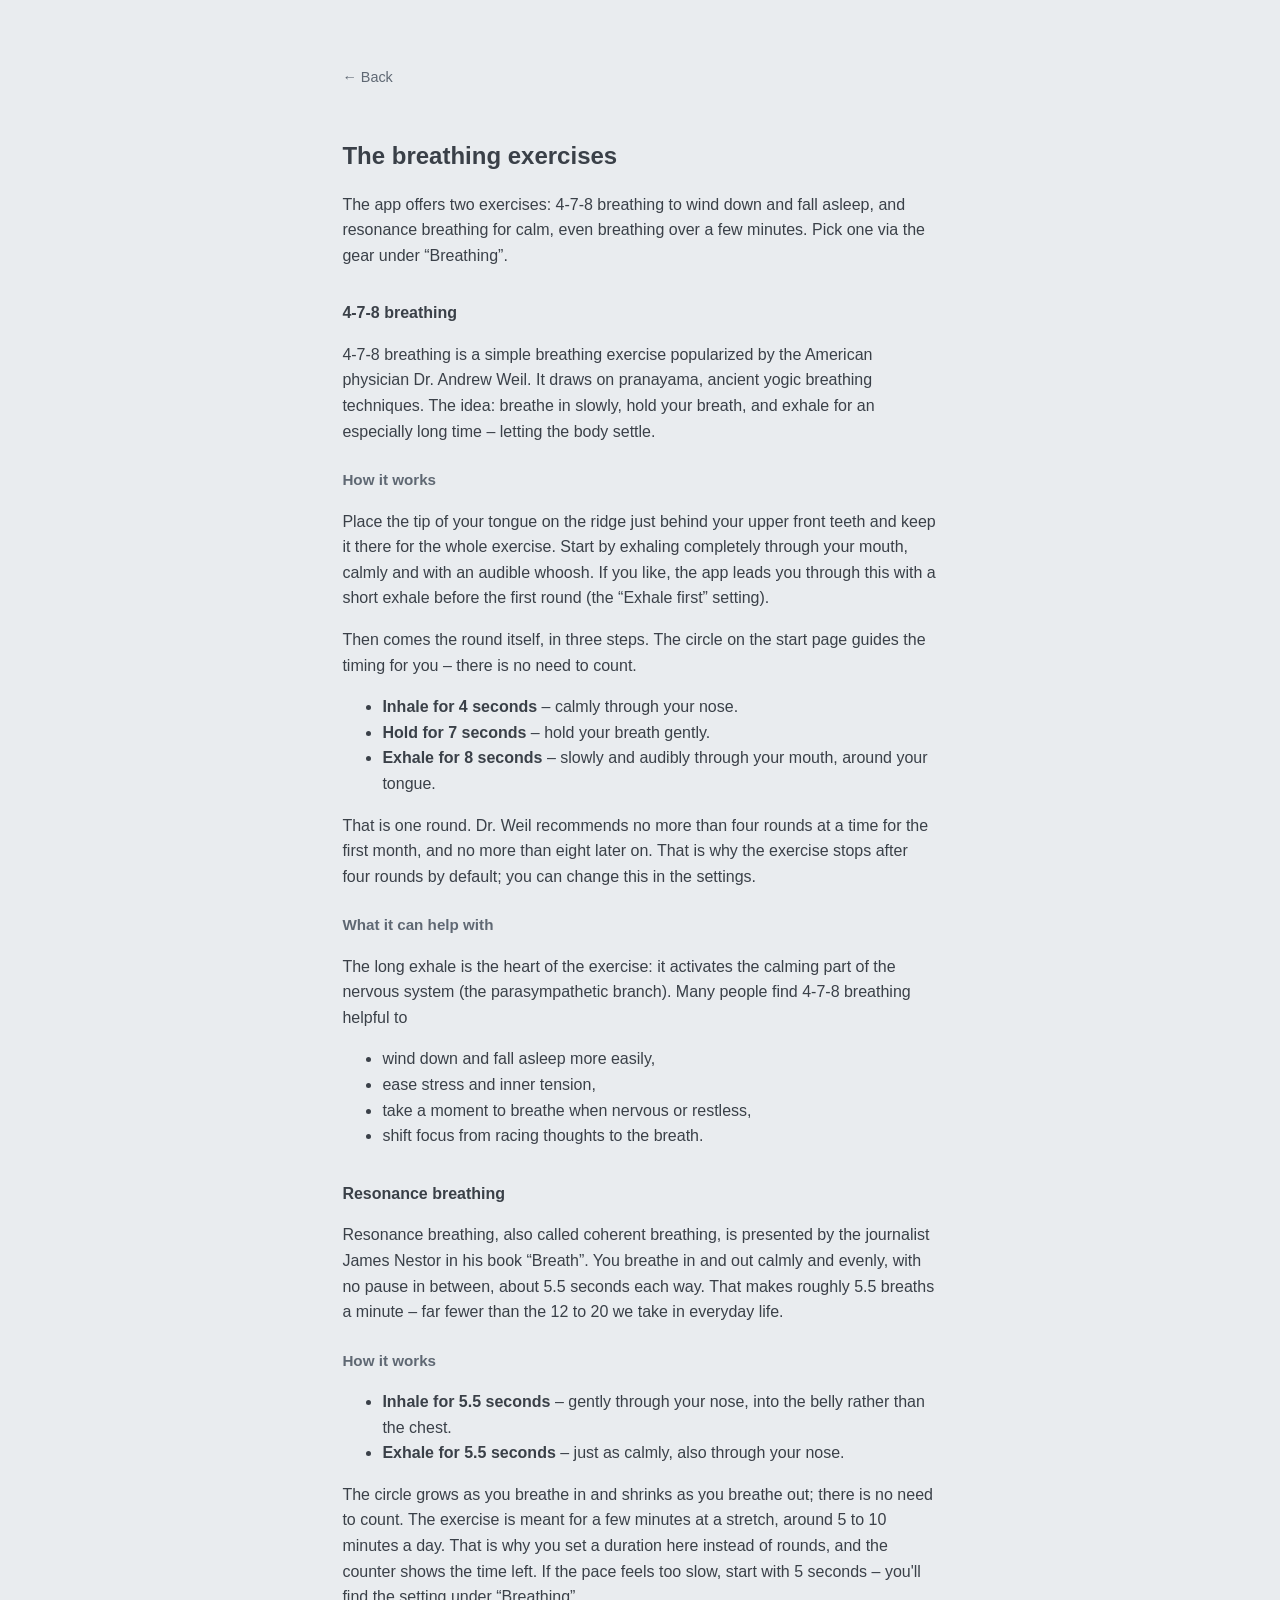
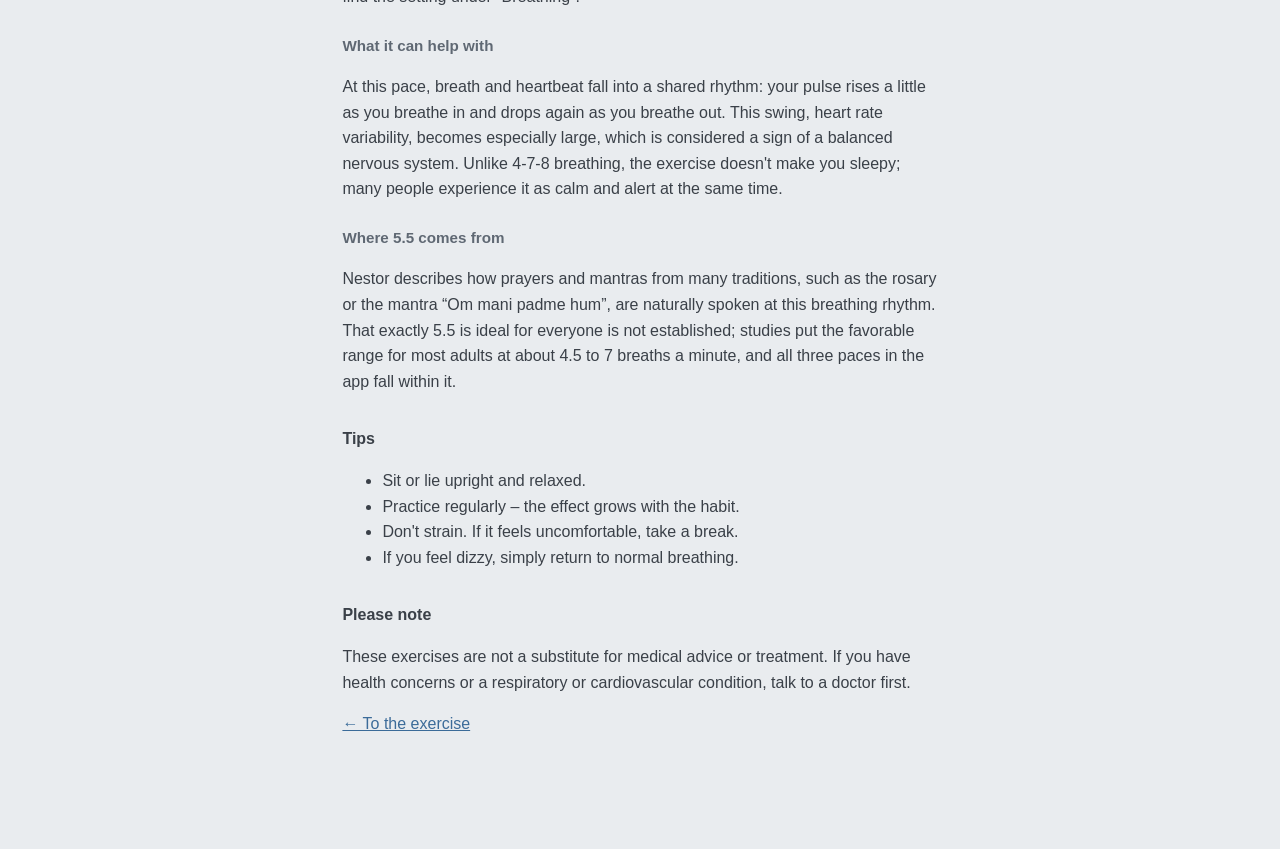
<file: technique.html>
<!DOCTYPE html>
<html lang="en">
<head>
  <meta charset="UTF-8">
  <meta name="viewport" content="width=device-width, initial-scale=1, viewport-fit=cover">
  <meta name="theme-color" content="#0e1116" media="(prefers-color-scheme: dark)">
  <meta name="theme-color" content="#e9ecef" media="(prefers-color-scheme: light)">
  <meta name="description" content="How 4-7-8 breathing and resonance breathing work and what they can help with.">
  <title>The exercises · 4-7-8 Breathing</title>
  <link rel="canonical" href="https://478breathing.hydrax.org/technique.html">
  <link rel="icon" href="favicon.svg" type="image/svg+xml">
  <link rel="apple-touch-icon" href="apple-touch-icon.png">
  <link rel="manifest" href="site.webmanifest">
  <link rel="stylesheet" href="styles.css">
  <!-- Render blocking on purpose: theme and language before the first paint -->
  <script src="page.js"></script>
</head>
<body class="legal"
      data-title-en="The exercises · 4-7-8 Breathing" data-title-de="Die Übungen · 4-7-8 Atmung"
      data-desc-en="How 4-7-8 breathing and resonance breathing work and what they can help with."
      data-desc-de="Wie die 4-7-8-Atmung und die Resonanzatmung funktionieren und wobei sie helfen.">
  <div class="content">
    <a class="back" href="index.html" id="backLink">← Back</a>

    <!-- German (shown by page.js when the language is set to German) -->
    <div class="lang-block" data-lang="de" hidden>
      <h1>Die Atemübungen</h1>
      <p>
        Die App bietet zwei Übungen: die 4-7-8-Atmung zum Runterkommen und Einschlafen
        und die Resonanzatmung für ruhiges, gleichmäßiges Atmen über ein paar Minuten.
        Du wählst sie über das Zahnrad unter „Atmung“.
      </p>

      <h2>Die 4-7-8-Atmung</h2>
      <p>
        Die 4-7-8-Atmung ist eine einfache Atemübung, die vom US-amerikanischen Arzt
        Dr. Andrew Weil bekannt gemacht wurde. Sie geht auf Pranayama zurück, alte
        Atemtechniken aus dem Yoga. Das Prinzip: langsam einatmen, den Atem halten und
        besonders lange ausatmen. So kommt der Körper zur Ruhe.
      </p>

      <h3>So funktioniert es</h3>
      <p>
        Lege die Zungenspitze an den Gaumenrand direkt hinter den oberen Schneidezähnen
        und lass sie während der ganzen Übung dort. Atme zu Beginn einmal vollständig
        durch den Mund aus, ruhig mit einem hörbaren Rauschen. Auf Wunsch begleitet die App
        das mit einer kurzen Ausatemphase vor der ersten Runde (Einstellung „Zuerst ausatmen“).
      </p>
      <p>
        Dann folgt die eigentliche Runde aus drei Schritten. Der Kreis auf der Startseite
        führt dich durch das Timing, sodass du nicht mitzählen musst.
      </p>
      <ul>
        <li><strong>4 Sekunden einatmen:</strong> ruhig durch die Nase.</li>
        <li><strong>7 Sekunden halten:</strong> den Atem locker anhalten.</li>
        <li><strong>8 Sekunden ausatmen:</strong> langsam und hörbar durch den Mund, an der Zunge vorbei.</li>
      </ul>
      <p>
        Das ist eine Runde. Dr. Weil empfiehlt, im ersten Monat nicht mehr als vier Runden
        am Stück zu machen und auch später höchstens acht. Deshalb endet die Übung
        standardmäßig nach vier Runden; in den Einstellungen kannst du das ändern.
      </p>

      <h3>Wobei es helfen kann</h3>
      <p>
        Das lange Ausatmen ist der Kern der Übung: Es aktiviert den beruhigenden Teil
        des Nervensystems (den Parasympathikus). Viele Menschen erleben die 4-7-8-Atmung
        als hilfreich, um
      </p>
      <ul>
        <li>leichter zur Ruhe zu kommen und einzuschlafen,</li>
        <li>Stress und innere Anspannung zu lösen,</li>
        <li>bei Nervosität oder Unruhe einen Moment durchzuatmen,</li>
        <li>den Fokus vom Gedankenkarussell auf den Atem zu lenken.</li>
      </ul>

      <h2>Die Resonanzatmung</h2>
      <p>
        Die Resonanzatmung, auch kohärentes Atmen genannt, stellt der Journalist James
        Nestor in seinem Buch „Breath“ vor. Du atmest ruhig und gleichmäßig ein und wieder
        aus, ohne Pause dazwischen. Jede Richtung dauert etwa 5,5 Sekunden. Das ergibt
        rund 5,5 Atemzüge pro Minute, deutlich weniger als die 12 bis 20, mit denen wir im
        Alltag atmen.
      </p>

      <h3>So funktioniert es</h3>
      <ul>
        <li><strong>5,5 Sekunden einatmen:</strong> sanft durch die Nase, eher in den Bauch als in die Brust.</li>
        <li><strong>5,5 Sekunden ausatmen:</strong> genauso ruhig, ebenfalls durch die Nase.</li>
      </ul>
      <p>
        Der Kreis wächst beim Einatmen und schrumpft beim Ausatmen, mitzählen musst du
        nicht. Gedacht ist die Übung für ein paar Minuten am Stück, etwa 5 bis 10 Minuten
        am Tag. Deshalb stellst du hier keine Runden ein, sondern eine Dauer, und der
        Zähler zeigt die verbleibende Zeit. Ist dir das Tempo zu langsam, beginne mit
        5 Sekunden. Die Einstellung findest du unter „Atmung“.
      </p>

      <h3>Wobei es helfen kann</h3>
      <p>
        In diesem Tempo geraten Atmung und Herzschlag in einen gemeinsamen Rhythmus: Beim
        Einatmen steigt der Puls leicht, beim Ausatmen sinkt er wieder. Diese Schwankung,
        die Herzfrequenzvariabilität, wird dabei besonders groß. Sie gilt als Zeichen eines
        ausgeglichenen Nervensystems. Anders als die 4-7-8-Atmung macht die Übung nicht
        schläfrig, viele erleben sie als ruhig und zugleich wach.
      </p>

      <h3>Woher die 5,5 kommt</h3>
      <p>
        Nestor beschreibt, dass Gebete und Mantras aus vielen Traditionen, etwa das
        Rosenkranzgebet oder das Mantra „Om mani padme hum“, ganz von selbst in diesem
        Atemrhythmus gesprochen werden. Dass genau 5,5 für jeden ideal ist, ist nicht
        belegt. Studien sehen den günstigen Bereich für die meisten Erwachsenen zwischen
        etwa 4,5 und 7 Atemzügen pro Minute, und alle drei Tempi der App liegen darin.
      </p>

      <h2>Tipps</h2>
      <ul>
        <li>Sitze oder liege aufrecht und entspannt.</li>
        <li>Übe regelmäßig, denn der Effekt wächst mit der Gewohnheit.</li>
        <li>Streng dich nicht an. Fühlt es sich unangenehm an, mach eine Pause.</li>
        <li>Wenn dir schwindelig wird, atme wieder normal weiter.</li>
      </ul>

      <h2>Hinweis</h2>
      <p>
        Diese Übungen ersetzen keine ärztliche Beratung oder Behandlung. Bei
        gesundheitlichen Beschwerden, Atemwegs- oder Herz-Kreislauf-Erkrankungen sprich
        vorher mit einer Ärztin oder einem Arzt.
      </p>

      <p><a href="index.html">← Zur Übung</a></p>
    </div>

    <!-- English (the static default) -->
    <div class="lang-block" data-lang="en">
      <h1>The breathing exercises</h1>
      <p>
        The app offers two exercises: 4-7-8 breathing to wind down and fall asleep, and
        resonance breathing for calm, even breathing over a few minutes. Pick one via the
        gear under “Breathing”.
      </p>

      <h2>4-7-8 breathing</h2>
      <p>
        4-7-8 breathing is a simple breathing exercise popularized by the American
        physician Dr. Andrew Weil. It draws on pranayama, ancient yogic breathing
        techniques. The idea: breathe in slowly, hold your breath, and exhale for an
        especially long time – letting the body settle.
      </p>

      <h3>How it works</h3>
      <p>
        Place the tip of your tongue on the ridge just behind your upper front teeth and
        keep it there for the whole exercise. Start by exhaling completely through your
        mouth, calmly and with an audible whoosh. If you like, the app leads you through
        this with a short exhale before the first round (the “Exhale first” setting).
      </p>
      <p>
        Then comes the round itself, in three steps. The circle on the start page guides
        the timing for you – there is no need to count.
      </p>
      <ul>
        <li><strong>Inhale for 4 seconds</strong> – calmly through your nose.</li>
        <li><strong>Hold for 7 seconds</strong> – hold your breath gently.</li>
        <li><strong>Exhale for 8 seconds</strong> – slowly and audibly through your mouth, around your tongue.</li>
      </ul>
      <p>
        That is one round. Dr. Weil recommends no more than four rounds at a time for the
        first month, and no more than eight later on. That is why the exercise stops after
        four rounds by default; you can change this in the settings.
      </p>

      <h3>What it can help with</h3>
      <p>
        The long exhale is the heart of the exercise: it activates the calming part of
        the nervous system (the parasympathetic branch). Many people find 4-7-8
        breathing helpful to
      </p>
      <ul>
        <li>wind down and fall asleep more easily,</li>
        <li>ease stress and inner tension,</li>
        <li>take a moment to breathe when nervous or restless,</li>
        <li>shift focus from racing thoughts to the breath.</li>
      </ul>

      <h2>Resonance breathing</h2>
      <p>
        Resonance breathing, also called coherent breathing, is presented by the
        journalist James Nestor in his book “Breath”. You breathe in and out calmly and
        evenly, with no pause in between, about 5.5 seconds each way. That makes roughly
        5.5 breaths a minute – far fewer than the 12 to 20 we take in everyday life.
      </p>

      <h3>How it works</h3>
      <ul>
        <li><strong>Inhale for 5.5 seconds</strong> – gently through your nose, into the belly rather than the chest.</li>
        <li><strong>Exhale for 5.5 seconds</strong> – just as calmly, also through your nose.</li>
      </ul>
      <p>
        The circle grows as you breathe in and shrinks as you breathe out; there is no
        need to count. The exercise is meant for a few minutes at a stretch, around 5 to
        10 minutes a day. That is why you set a duration here instead of rounds, and the
        counter shows the time left. If the pace feels too slow, start with 5 seconds –
        you'll find the setting under “Breathing”.
      </p>

      <h3>What it can help with</h3>
      <p>
        At this pace, breath and heartbeat fall into a shared rhythm: your pulse rises a
        little as you breathe in and drops again as you breathe out. This swing, heart
        rate variability, becomes especially large, which is considered a sign of a
        balanced nervous system. Unlike 4-7-8 breathing, the exercise doesn't make you
        sleepy; many people experience it as calm and alert at the same time.
      </p>

      <h3>Where 5.5 comes from</h3>
      <p>
        Nestor describes how prayers and mantras from many traditions, such as the rosary
        or the mantra “Om mani padme hum”, are naturally spoken at this breathing rhythm.
        That exactly 5.5 is ideal for everyone is not established; studies put the
        favorable range for most adults at about 4.5 to 7 breaths a minute, and all three
        paces in the app fall within it.
      </p>

      <h2>Tips</h2>
      <ul>
        <li>Sit or lie upright and relaxed.</li>
        <li>Practice regularly – the effect grows with the habit.</li>
        <li>Don't strain. If it feels uncomfortable, take a break.</li>
        <li>If you feel dizzy, simply return to normal breathing.</li>
      </ul>

      <h2>Please note</h2>
      <p>
        These exercises are not a substitute for medical advice or treatment. If you have
        health concerns or a respiratory or cardiovascular condition, talk to a doctor
        first.
      </p>

      <p><a href="index.html">← To the exercise</a></p>
    </div>
  </div>
</body>
</html>
</file>
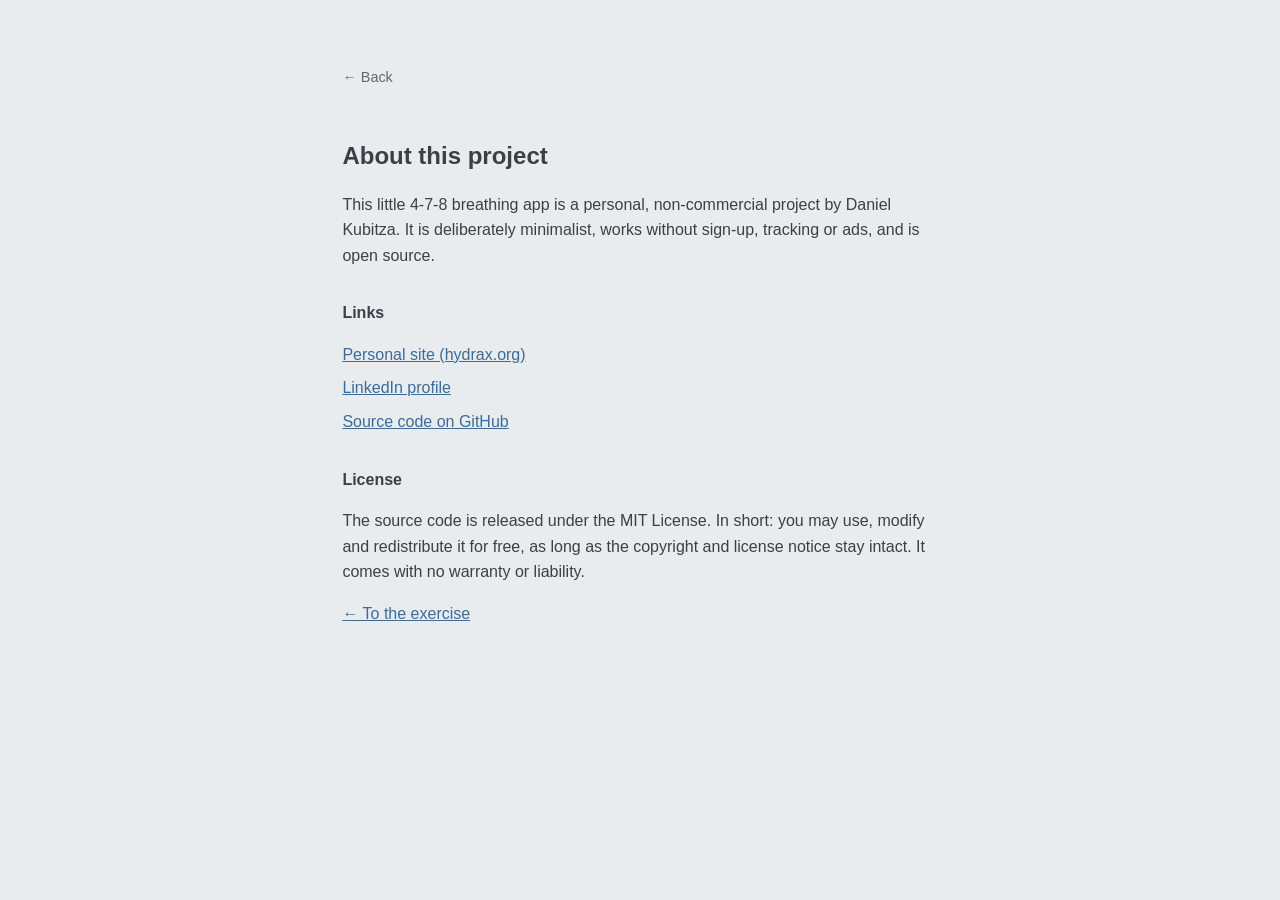
<file: ueber.html>
<!DOCTYPE html>
<html lang="en">
<head>
  <meta charset="UTF-8">
  <meta name="viewport" content="width=device-width, initial-scale=1, viewport-fit=cover">
  <meta name="theme-color" content="#0e1116" media="(prefers-color-scheme: dark)">
  <meta name="theme-color" content="#e9ecef" media="(prefers-color-scheme: light)">
  <meta name="description" content="Über dieses Projekt und seinen Urheber Daniel Kubitza.">
  <title>Über · 4-7-8 Atmung</title>
  <link rel="icon" href="favicon.svg" type="image/svg+xml">
  <link rel="stylesheet" href="styles.css">
  <!-- Apply the saved theme before paint to avoid a flash -->
  <script>
    (function () {
      try {
        var s = JSON.parse(localStorage.getItem("breathe478.settings") || "{}");
        if (s.theme === "light" || s.theme === "dark") {
          document.documentElement.setAttribute("data-theme", s.theme);
        }
        if (s.lang === "de") document.documentElement.lang = "de";
      } catch (e) {}
    })();
  </script>
</head>
<body class="legal">
  <div class="content">
    <a class="back" href="index.html" id="backLink">← Zurück</a>

    <!-- German -->
    <div class="lang-block" data-lang="de">
      <h1>Über dieses Projekt</h1>
      <p>
        Diese kleine 4-7-8-Atem-App ist ein persönliches, nicht-kommerzielles Projekt von
        Daniel Kubitza. Sie ist bewusst minimalistisch gehalten, kommt ohne Anmeldung,
        Tracking oder Werbung aus und ist quelloffen.
      </p>

      <h2>Links</h2>
      <ul class="links">
        <li><a href="https://www.hydrax.org/" target="_blank" rel="me noopener noreferrer">Persönliche Seite (hydrax.org)</a></li>
        <li><a href="https://www.linkedin.com/in/danielkubitza/" target="_blank" rel="me noopener noreferrer">LinkedIn-Profil</a></li>
        <li><a href="https://github.com/HydraxSkarrag/478breathing" target="_blank" rel="noopener noreferrer">Quellcode auf GitHub</a></li>
      </ul>

      <h2>Lizenz</h2>
      <p>
        Der Quellcode steht unter der MIT-Lizenz. Kurz gesagt: Du darfst ihn kostenlos
        nutzen, verändern und weitergeben, solange der Copyright- und Lizenzhinweis
        erhalten bleibt. Eine Gewähr oder Haftung ist ausgeschlossen.
      </p>

      <p><a href="index.html">← Zur Übung</a></p>
    </div>

    <!-- English -->
    <div class="lang-block" data-lang="en" hidden>
      <h1>About this project</h1>
      <p>
        This little 4-7-8 breathing app is a personal, non-commercial project by
        Daniel Kubitza. It is deliberately minimalist, works without sign-up, tracking
        or ads, and is open source.
      </p>

      <h2>Links</h2>
      <ul class="links">
        <li><a href="https://www.hydrax.org/" target="_blank" rel="me noopener noreferrer">Personal site (hydrax.org)</a></li>
        <li><a href="https://www.linkedin.com/in/danielkubitza/" target="_blank" rel="me noopener noreferrer">LinkedIn profile</a></li>
        <li><a href="https://github.com/HydraxSkarrag/478breathing" target="_blank" rel="noopener noreferrer">Source code on GitHub</a></li>
      </ul>

      <h2>License</h2>
      <p>
        The source code is released under the MIT License. In short: you may use, modify
        and redistribute it for free, as long as the copyright and license notice stay
        intact. It comes with no warranty or liability.
      </p>

      <p><a href="index.html">← To the exercise</a></p>
    </div>
  </div>

  <script>
    (function () {
      var en = true;
      try { en = JSON.parse(localStorage.getItem("breathe478.settings") || "{}").lang !== "de"; } catch (e) {}
      document.documentElement.lang = en ? "en" : "de";
      document.querySelector('.lang-block[data-lang="de"]').hidden = en;
      document.querySelector('.lang-block[data-lang="en"]').hidden = !en;
      document.getElementById("backLink").textContent = en ? "← Back" : "← Zurück";
      document.title = en ? "About · 4-7-8 Breathing" : "Über · 4-7-8 Atmung";
    })();
  </script>
</body>
</html>
</file>
<file: styles.css>
/* ---------------------------------------------------------------------------
   4-7-8 breathing — minimalist stylesheet
   Colors via CSS variables; system, light and dark mode.
--------------------------------------------------------------------------- */

:root {
  /* Light (default) — soft off-white, not a glaring pure white */
  --bg: #e9ecef;
  --fg: #3a4048;
  --muted: #838d99;
  --panel-bg: #fbfcfd;
  --panel-border: #dde2e7;
  --track: rgba(0, 0, 0, 0.06);
  /* Link text. Kept calm, but readable: at least 4.5:1 against the background
     (WCAG AA), because the footer carries the legally required imprint links. */
  --link: #3b6b99;
  --link-muted: #5f6873;
  --seg-active: #fbfcfd; /* selected part of the exercise switch */

  /* Phase colors */
  --c-inhale: #7fb77e;     /* inhale – calming green */
  --c-hold-start: #ecd68f; /* hold – soft yellow fill ... */
  --c-hold-end: #f2994a;   /* ... inner timer ring in orange */
  --c-exhale: #6fa8dc;     /* exhale – calming blue */
  --c-idle: #c8d0d8;       /* idle state */
  --accent: #8a94a0;       /* monochrome when color change is off */
}

/* Dark via system setting (only when not explicitly set to light) */
@media (prefers-color-scheme: dark) {
  :root:not([data-theme="light"]) {
    --bg: #0e1116;
    --fg: #c4ccd4;
    --muted: #5b6672;
    --panel-bg: #161b22;
    --panel-border: #262d36;
    --track: rgba(255, 255, 255, 0.07);
    --link: #6398c9;
    --link-muted: #7a8490;
    --seg-active: #2a323b;
    --c-inhale: #6fae72;
    --c-hold-start: #d8c17f;
    --c-hold-end: #dc8b46;
    --c-exhale: #6398c9;
    --c-idle: #2a323b;
    --accent: #79838f;
  }
}

/* Dark forced explicitly */
:root[data-theme="dark"] {
  --bg: #0e1116;
  --fg: #c4ccd4;
  --muted: #5b6672;
  --panel-bg: #161b22;
  --panel-border: #262d36;
  --track: rgba(255, 255, 255, 0.07);
  --link: #6398c9;
  --link-muted: #7a8490;
  --seg-active: #2a323b;
  --c-inhale: #6fae72;
  --c-hold-start: #d8c17f;
  --c-hold-end: #dc8b46;
  --c-exhale: #6398c9;
  --c-idle: #2a323b;
  --accent: #79838f;
}

* { box-sizing: border-box; }

html, body {
  height: 100%;
  margin: 0;
}

body {
  background: var(--bg);
  color: var(--fg);
  font-family: -apple-system, BlinkMacSystemFont, "Segoe UI", Roboto, Helvetica, Arial, sans-serif;
  -webkit-font-smoothing: antialiased;
  display: flex;
  flex-direction: column;
  min-height: 100vh;
  min-height: 100dvh;
  overflow: hidden;
  transition: background-color 0.6s ease, color 0.6s ease;
}

/* --- Stage with the circle --- */
.stage {
  flex: 1;
  display: flex;
  flex-direction: column;
  align-items: center;
  justify-content: center;
  gap: 1.5rem;
  /* room for the fixed footer, so the counter never runs into it */
  padding: 1rem 1rem calc(2.5rem + env(safe-area-inset-bottom));
}

.breath {
  position: relative;
  /* the height term leaves room for counter and footer on short screens
     (a phone in landscape) */
  width: min(78vw, 78vh, calc(100vh - 8rem), 460px);
  height: min(78vw, 78vh, calc(100vh - 8rem), 460px);
  width: min(78vw, 78dvh, calc(100dvh - 8rem), 460px);
  height: min(78vw, 78dvh, calc(100dvh - 8rem), 460px);
  padding: 0;
  border: none;
  background: none;
  cursor: pointer;
  display: grid;
  place-items: center;
  -webkit-tap-highlight-color: transparent;
  touch-action: manipulation;
}

.breath:focus-visible {
  outline: 2px solid var(--muted);
  outline-offset: 8px;
  border-radius: 50%;
}

.breath-svg {
  position: absolute;
  inset: 0;
  width: 100%;
  height: 100%;
  overflow: visible;
}

.fill {
  fill: var(--c-idle);
  transform-box: fill-box;
  transform-origin: center;
  transform: scale(0.35);
  /* small transition for the color change between phases */
  transition: fill 0.5s ease;
}

/* Resonance rings: scaled per frame in JS around the circle (1.12x and 1.24x
   its size, so at full size they end just inside the button). The stroke keeps
   its width while scaling, so the rings stay fine lines on every screen. */
.res-ring {
  fill: none;
  stroke: var(--c-inhale);
  stroke-width: 1.5;
  vector-effect: non-scaling-stroke;
  transform-box: fill-box;
  transform-origin: center;
  opacity: 0;
  pointer-events: none;
  transition: opacity 0.6s ease;
}

/* Gentle glide back to idle when stopping */
.breath.smooth .fill { transition: transform 0.8s ease, fill 0.8s ease; }

/* Hold indicator, "dot" style: grows from the center to fill the circle.
   Scale is set per frame in JS; only opacity animates on show/hide. */
.hold-dot {
  fill: var(--c-hold-end);
  transform-box: fill-box;
  transform-origin: center;
  transform: scale(0);
  opacity: 0;
  pointer-events: none;
  transition: opacity 0.4s ease;
}

.ring {
  fill: none;
  stroke: var(--c-hold-end);
  stroke-width: 5;
  stroke-linecap: round;
  opacity: 0;
  /* Exactly on the rim (r = 77.5, outer edge flush with the fill r = 80).
     Circumference 2·π·77.5 ≈ 486.95; starts at the top (−90°) */
  stroke-dasharray: 486.95;
  stroke-dashoffset: 486.95;
  transform: rotate(-90deg);
  transform-origin: center;
  transition: opacity 0.4s ease;
}

/* --- Control icons (play/stop) --- */
.ctrl-icon {
  position: absolute;
  width: 16%;
  height: 16%;
  fill: rgba(255, 255, 255, 0.85);
  pointer-events: none;
  transition: opacity 0.3s ease;
}
:root[data-theme="dark"] .ctrl-icon,
:root:not([data-theme="light"]) .ctrl-icon { fill: rgba(255, 255, 255, 0.9); }

.play-icon { opacity: 0.9; }
.stop-icon { opacity: 0; }

/* While running: hide the play icon */
.stage.running .play-icon { opacity: 0; }
/* Keyboard focus always reveals the stop icon */
.stage.running .breath:focus-visible .stop-icon { opacity: 0.85; }
/* Pointer devices: reveal the stop icon on hover (guarded so touch devices,
   where :hover sticks after a tap, don't force it on and hide the phase text) */
@media (hover: hover) {
  .stage.running .breath:hover .stop-icon { opacity: 0.85; }
}
/* Touch devices have no hover: show a faint persistent stop hint, but only when
   the phase text isn't occupying the center */
@media (hover: none) {
  .stage.running:not(.show-phase) .stop-icon { opacity: 0.5; }
}

/* --- Phase label (centered over the colored fill, readable in both modes) --- */
.phase-text {
  position: absolute;
  font-size: clamp(0.85rem, 2.6vw, 1.1rem);
  letter-spacing: 0.14em;
  text-transform: uppercase;
  color: #fff;
  text-shadow: 0 1px 4px rgba(0, 0, 0, 0.28);
  opacity: 0;
  pointer-events: none;
  transition: opacity 0.4s ease;
}
.stage.running.show-phase .phase-text { opacity: 0.85; }
/* The label yields to the stop icon (no overlap) on keyboard focus, and on
   hover for pointer devices only — on touch it stays visible after a tap */
.stage.running.show-phase .breath:focus-visible .phase-text { opacity: 0; }
@media (hover: hover) {
  .stage.running.show-phase .breath:hover .phase-text { opacity: 0; }
}

/* --- Cycle counter --- */
.counter {
  min-height: 1.2em;
  font-size: 0.85rem;
  letter-spacing: 0.08em;
  color: var(--muted);
  opacity: 0;
  transition: opacity 0.4s ease;
}
.stage.running.show-counter .counter { opacity: 1; }

/* --- Settings gear --- */
.settings-toggle {
  position: fixed;
  top: max(0.9rem, env(safe-area-inset-top));
  right: max(0.9rem, env(safe-area-inset-right));
  width: 40px;
  height: 40px;
  border: none;
  background: none;
  padding: 8px;
  cursor: pointer;
  color: var(--muted);
  opacity: 0.55;
  transition: opacity 0.25s ease, transform 0.4s ease;
  -webkit-tap-highlight-color: transparent;
}
.settings-toggle:hover,
.settings-toggle:focus-visible { opacity: 0.9; outline: none; }
.settings-toggle[aria-expanded="true"] { opacity: 0.9; transform: rotate(30deg); }
.settings-toggle svg { width: 100%; height: 100%; fill: currentColor; }

/* --- Settings panel --- */
.settings-panel {
  --panel-top: max(3.4rem, calc(env(safe-area-inset-top) + 3rem));
  position: fixed;
  top: var(--panel-top);
  right: max(0.9rem, env(safe-area-inset-right));
  width: min(88vw, 300px);
  /* The body doesn't scroll, so the panel has to stay inside the viewport and
     scroll on its own – otherwise the lower sections are unreachable on short
     screens (a phone in landscape, for instance). */
  max-height: calc(100vh - var(--panel-top) - 1rem);
  max-height: calc(100dvh - var(--panel-top) - 1rem);
  overflow-y: auto;
  overscroll-behavior: contain;
  background: var(--panel-bg);
  border: 1px solid var(--panel-border);
  border-radius: 14px;
  padding: 0 1rem 0.6rem;
  box-shadow: 0 12px 30px rgba(0, 0, 0, 0.14);
  z-index: 10;
}
.settings-panel[hidden] { display: none; }

/* Tabs: "Breathing | General" */
.tabs {
  display: flex;
  gap: 1.2rem;
  margin: 0 0 0.3rem;
  border-bottom: 1px solid var(--panel-border);
}
.tab {
  font: inherit;
  font-size: 0.9rem;
  background: none;
  border: none;
  border-bottom: 2px solid transparent;
  margin-bottom: -1px; /* the active underline sits on the divider */
  padding: 0.8rem 0 0.55rem;
  color: var(--link-muted);
  cursor: pointer;
  transition: color 0.2s ease, border-color 0.2s ease;
}
.tab:hover { color: var(--fg); }
.tab[aria-selected="true"] { color: var(--fg); border-bottom-color: var(--c-inhale); }
.tab:focus-visible { outline: 2px solid var(--muted); outline-offset: 2px; border-radius: 4px; }
.tab-panel[hidden],
.ex-group[hidden] { display: none; }

/* Exercise switch: a two-part segmented control built from radio buttons */
.segmented-row {
  margin: 0;
  min-width: 0;
  border-left: none;
  border-right: none;
  border-bottom: none;
}
.segmented-row legend {
  float: left; /* lets the legend sit in the flex row like a normal label */
  padding: 0;
}
.segmented {
  display: flex;
  padding: 2px;
  border: 1px solid var(--panel-border);
  border-radius: 9px;
  background: var(--bg);
}
.segmented label { position: relative; cursor: pointer; }
.segmented input {
  position: absolute;
  opacity: 0;
  width: 1px;
  height: 1px;
}
.segmented span {
  display: block;
  padding: 0.25rem 0.7rem;
  border-radius: 7px;
  font-size: 0.9rem;
  color: var(--link-muted);
  transition: background-color 0.2s ease, color 0.2s ease;
}
.segmented input:checked + span {
  background: var(--seg-active);
  color: var(--fg);
  box-shadow: 0 1px 2px rgba(0, 0, 0, 0.12);
}
.segmented input:focus-visible + span { outline: 2px solid var(--muted); outline-offset: 1px; }

.row {
  display: flex;
  align-items: center;
  justify-content: space-between;
  gap: 1rem;
  padding: 0.55rem 0;
  font-size: 0.95rem;
  border-top: 1px solid var(--panel-border);
}
/* no divider directly under the tabs */
.tab-panel > .row:first-child { border-top: none; }

.settings-panel select {
  font: inherit;
  color: var(--fg);
  background: var(--bg);
  border: 1px solid var(--panel-border);
  border-radius: 8px;
  padding: 0.3rem 0.5rem;
  cursor: pointer;
}

/* Toggle switch */
.switch-row { cursor: pointer; }
.switch {
  appearance: none;
  -webkit-appearance: none;
  width: 42px;
  height: 24px;
  border-radius: 12px;
  background: var(--track);
  position: relative;
  cursor: pointer;
  transition: background-color 0.25s ease;
  flex: none;
}
.switch::after {
  content: "";
  position: absolute;
  top: 2px;
  left: 2px;
  width: 20px;
  height: 20px;
  border-radius: 50%;
  background: #fff;
  box-shadow: 0 1px 2px rgba(0, 0, 0, 0.3);
  transition: transform 0.25s ease;
}
.switch:checked { background: var(--c-inhale); }
.switch:checked::after { transform: translateX(18px); }
.switch:focus-visible { outline: 2px solid var(--muted); outline-offset: 2px; }

/* --- Footer --- */
.footer {
  position: fixed;
  bottom: max(0.7rem, env(safe-area-inset-bottom));
  left: 0;
  right: 0;
  text-align: center;
  font-size: 0.9rem;
  color: var(--link-muted);
}
.footer a { color: inherit; text-decoration: none; transition: color 0.25s ease; }
.footer a:hover,
.footer a:focus-visible { color: var(--fg); text-decoration: underline; }
.footer span { margin: 0 0.4em; }

/* Link row inside the settings panel (e.g. "Adjust sounds …") */
.row-link {
  color: var(--link);
  text-decoration: none;
  font-size: 0.95rem;
}
.row-link:hover { text-decoration: underline; }

/* --- Sound settings page (sound.html) --- */
.sound-page .snd-intro {
  color: var(--muted);
  font-size: 0.95rem;
  margin: 0.2rem 0 2rem;
}
/* Master switch: turning the sound on right here, so nobody picks sounds that
   then stay silent in the app */
.snd-master {
  justify-content: space-between;
  margin-bottom: 2.2rem;
  cursor: pointer;
}
.snd-master .snd-text { flex: 1; }

.snd-section { margin-bottom: 2.2rem; }
.snd-section h2 {
  font-size: 0.72rem;
  font-weight: 600;
  letter-spacing: 0.1em;
  text-transform: uppercase;
  color: var(--muted);
  margin: 0 0 0.6rem;
}

.snd-option {
  display: flex;
  align-items: center;
  gap: 0.6rem;
  border: 1px solid var(--panel-border);
  border-radius: 12px;
  padding: 0.55rem 0.7rem;
  margin-bottom: 0.55rem;
  background: var(--panel-bg);
  transition: border-color 0.2s ease, background-color 0.2s ease;
}
.snd-option.selected { border-color: var(--c-inhale); }

/* The clickable label area doubles as the radio */
.snd-pick {
  flex: 1;
  display: flex;
  align-items: center;
  gap: 0.7rem;
  background: none;
  border: none;
  padding: 0.15rem 0;
  cursor: pointer;
  text-align: left;
  color: inherit;
  font: inherit;
}
.snd-radio {
  flex: none;
  width: 18px;
  height: 18px;
  border-radius: 50%;
  border: 2px solid var(--muted);
  position: relative;
  transition: border-color 0.2s ease;
}
.snd-option.selected .snd-radio { border-color: var(--c-inhale); }
.snd-option.selected .snd-radio::after {
  content: "";
  position: absolute;
  inset: 3px;
  border-radius: 50%;
  background: var(--c-inhale);
}
.snd-text { display: flex; flex-direction: column; gap: 0.1rem; }
.snd-name { font-size: 0.98rem; }
.snd-desc { font-size: 0.82rem; color: var(--muted); }
.snd-pick:focus-visible { outline: 2px solid var(--muted); outline-offset: 3px; border-radius: 8px; }

/* Preview (▶) button */
.snd-test {
  flex: none;
  width: 36px;
  height: 36px;
  border-radius: 50%;
  border: 1px solid var(--panel-border);
  background: var(--bg);
  color: var(--fg);
  cursor: pointer;
  display: grid;
  place-items: center;
  transition: background-color 0.2s ease, opacity 0.2s ease, transform 0.2s ease;
}
.snd-test svg { width: 16px; height: 16px; fill: currentColor; }
.snd-test:hover:not(:disabled) { background: var(--panel-bg); }
.snd-test:disabled { cursor: default; opacity: 0.35; }
.snd-test.playing {
  opacity: 1;
  border-color: var(--c-inhale);
  color: var(--c-inhale);
  animation: snd-pulse 1.2s ease-in-out infinite;
}
.snd-test:focus-visible { outline: 2px solid var(--muted); outline-offset: 2px; }
@keyframes snd-pulse {
  0%, 100% { transform: scale(1); }
  50% { transform: scale(1.12); }
}

/* --- Legal pages (impressum/datenschutz) --- */
.legal {
  overflow: auto;
  display: block;
}
.legal .content {
  max-width: 640px;
  margin: 0 auto;
  padding: 4rem 1.4rem 6rem;
  line-height: 1.6;
}
.legal h1 { font-size: 1.5rem; margin-bottom: 0.4rem; }
.legal h2 { font-size: 1rem; margin-top: 2rem; }
.legal h3 { font-size: 0.95rem; margin: 1.5rem 0 0.4rem; color: var(--link-muted); }
.legal a { color: var(--link); }
.legal .back {
  display: inline-block;
  margin-bottom: 2rem;
  color: var(--link-muted);
  text-decoration: none;
  font-size: 0.9rem;
}
.legal .back:hover { text-decoration: underline; }
.legal ul.links { list-style: none; padding: 0; }
.legal ul.links li { margin: 0.5rem 0; }

@media (prefers-reduced-motion: reduce) {
  * {
    transition-duration: 0.001ms !important;
    animation: none !important; /* e.g. the pulsing preview button */
  }
}
</file>
